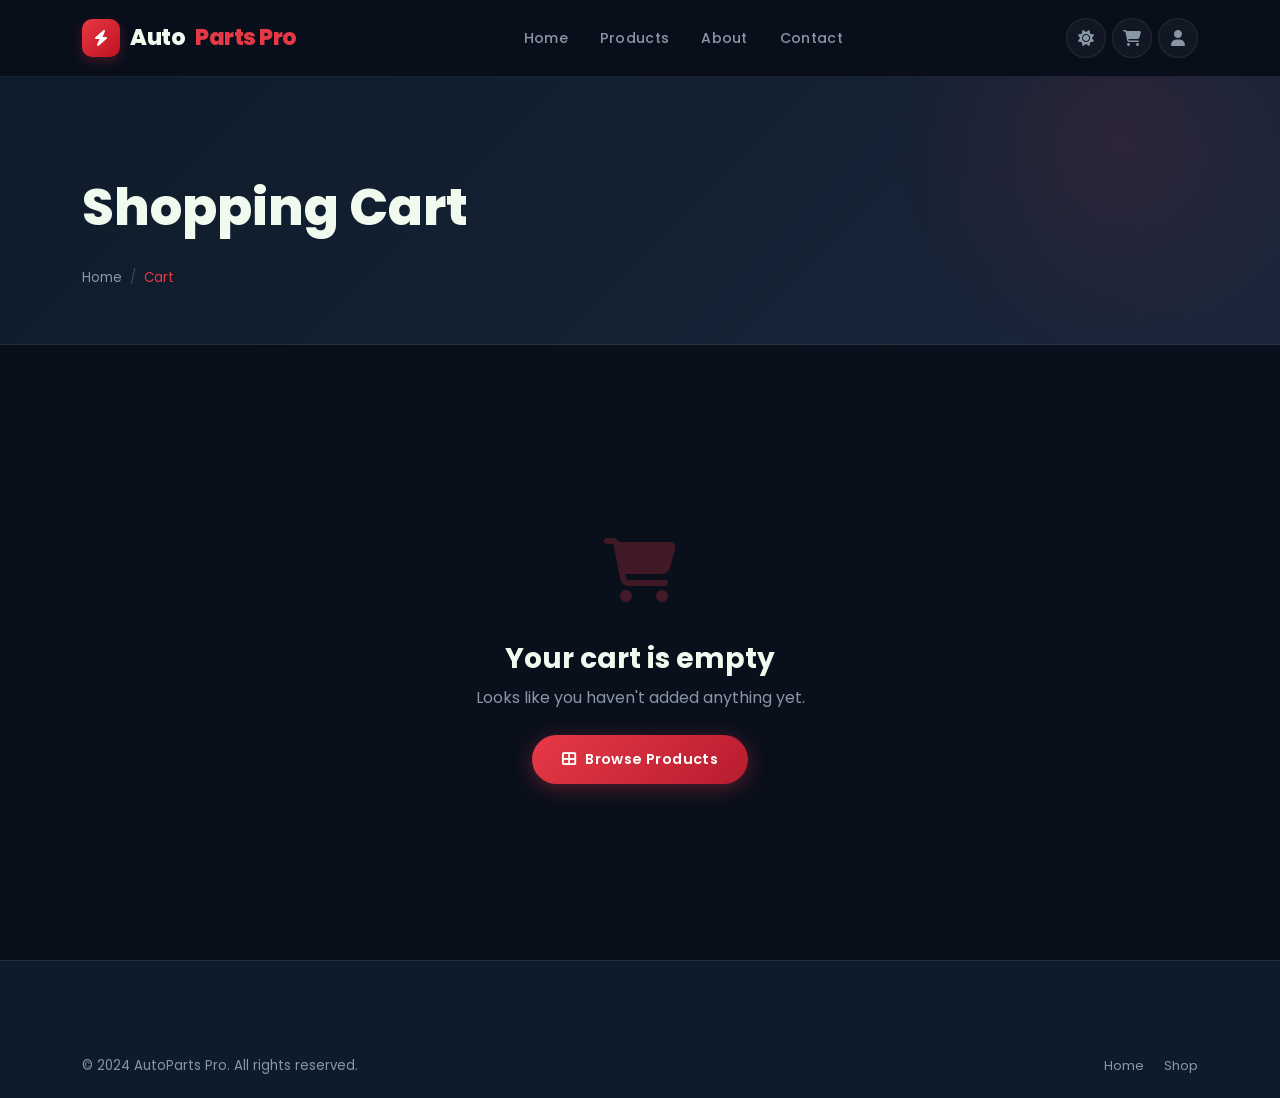
<file: cart.html>
<!DOCTYPE html>
<html lang="en" data-theme="">
<head>
  <meta charset="UTF-8"/>
  <meta name="viewport" content="width=device-width, initial-scale=1.0"/>
  <meta name="description" content="Your AutoParts Pro shopping cart. Review items, update quantities and proceed to checkout."/>
  <title>My Cart – AutoParts Pro</title>
  <link rel="icon" href="data:image/svg+xml,<svg xmlns='http://www.w3.org/2000/svg' viewBox='0 0 100 100'><text y='.9em' font-size='90'>⚡</text></svg>"/>
  <link rel="stylesheet" href="https://cdn.jsdelivr.net/npm/bootstrap@5.3.0/dist/css/bootstrap.min.css"/>
  <link rel="stylesheet" href="https://cdnjs.cloudflare.com/ajax/libs/font-awesome/6.4.0/css/all.min.css"/>
  <link rel="stylesheet" href="https://unpkg.com/aos@2.3.1/dist/aos.css"/>
  <link rel="stylesheet" href="assets/css/style.css"/>
</head>
<body>

<div id="page-loader">
  <div class="loader-inner"><div class="loader-ring"></div><div class="loader-logo">AutoParts Pro</div></div>
</div>

<nav class="navbar navbar-expand-lg sticky-top">
  <div class="container">
    <a class="navbar-brand" href="index.html">
      <div class="brand-icon"><i class="fas fa-bolt"></i></div>Auto<span class="brand-pro">Parts Pro</span>
    </a>
    <button class="navbar-toggler" type="button" data-bs-toggle="collapse" data-bs-target="#navMenu">
      <i class="fas fa-bars" style="color:var(--text-muted)"></i>
    </button>
    <div class="collapse navbar-collapse" id="navMenu">
      <ul class="navbar-nav mx-auto gap-1">
        <li class="nav-item"><a class="nav-link" href="index.html">Home</a></li>
        <li class="nav-item"><a class="nav-link" href="products.html">Products</a></li>
        <li class="nav-item"><a class="nav-link" href="about.html">About</a></li>
        <li class="nav-item"><a class="nav-link" href="contact.html">Contact</a></li>
      </ul>
      <div class="nav-icons">
        <button class="nav-icon-btn" onclick="toggleTheme()"><i class="fas fa-sun theme-icon"></i></button>
        <a href="cart.html" class="nav-icon-btn">
          <i class="fas fa-shopping-cart"></i>
          <span class="cart-badge cart-count-badge" style="display:none">0</span>
        </a>
        <a href="login.html" class="nav-icon-btn"><i class="fas fa-user"></i></a>
      </div>
    </div>
  </div>
</nav>

<div class="page-header">
  <div class="container">
    <div class="page-header-title" data-aos="fade-right">Shopping Cart</div>
    <nav class="breadcrumb-nav">
      <a href="index.html">Home</a><span class="sep">/</span><span class="current">Cart</span>
    </nav>
  </div>
</div>

<section class="section-pad" style="background:var(--background)">
  <div class="container">

    <!-- Empty Cart Message -->
    <div id="cart-empty" class="empty-cart" style="display:none" data-aos="fade-up">
      <div class="empty-cart-icon"><i class="fas fa-shopping-cart"></i></div>
      <h3 style="color:var(--text-light);font-weight:700;margin-bottom:10px">Your cart is empty</h3>
      <p style="color:var(--text-muted);margin-bottom:24px">Looks like you haven't added anything yet.</p>
      <a href="products.html" class="btn-accent"><i class="fas fa-th-large"></i> Browse Products</a>
    </div>

    <!-- Cart Main -->
    <div id="cart-main" style="display:none">
      <div class="row gy-4">
        <div class="col-lg-8" data-aos="fade-right">
          <!-- Cart Header -->
          <div class="d-flex justify-content-between align-items-center mb-3">
            <h5 style="color:var(--text-light);font-weight:700;margin:0">
              Cart Items <span id="cart-item-count" style="color:var(--text-muted);font-weight:400;font-size:0.9rem"></span>
            </h5>
            <button class="btn-ghost py-2 px-3" style="font-size:0.82rem" onclick="clearCartAll()">
              <i class="fas fa-trash-alt"></i> Clear Cart
            </button>
          </div>

          <!-- Desktop Header -->
          <div class="cart-list">
            <div class="cart-list-header d-none d-md-grid">
              <span>Product</span><span>Price</span><span>Quantity</span><span>Total</span><span></span>
            </div>
            <div id="cart-items-container"><!-- populated by cart.js --></div>
          </div>

          <div class="d-flex gap-3 mt-4 flex-wrap">
            <a href="products.html" class="btn-ghost"><i class="fas fa-arrow-left"></i> Continue Shopping</a>
          </div>
        </div>

        <!-- ORDER SUMMARY -->
        <div class="col-lg-4" data-aos="fade-left">
          <div class="order-summary">
            <h5 style="color:var(--text-light);font-weight:700;margin-bottom:20px">Order Summary</h5>
            <div class="summary-line"><span>Subtotal</span><span class="summary-val" id="summary-subtotal">—</span></div>
            <div class="summary-line"><span>Shipping</span><span class="summary-val" id="summary-shipping">—</span></div>
            <div class="summary-line"><span>GST (18%)</span><span class="summary-val" id="summary-gst">—</span></div>
            <div class="summary-line grand"><span>Total</span><span class="val" id="summary-total">—</span></div>

            <div style="background:rgba(34,197,94,0.08);border:1px solid rgba(34,197,94,0.2);border-radius:8px;padding:10px 14px;margin:16px 0;font-size:0.82rem;color:#22c55e;display:flex;align-items:center;gap:8px">
              <i class="fas fa-truck"></i> Free shipping on orders above ₹5,000!
            </div>

            <a href="checkout.html" class="btn-accent btn-full mt-2" style="text-decoration:none;justify-content:center">
              <i class="fas fa-lock"></i> Proceed to Checkout
            </a>
            <div style="text-align:center;margin-top:14px;font-size:0.78rem;color:var(--text-muted)">
              <i class="fas fa-shield-alt" style="color:var(--accent)"></i> Secure 256-bit SSL Checkout
            </div>

            <!-- Payment Badges -->
            <div style="display:flex;justify-content:center;gap:10px;margin-top:16px;font-size:1.6rem;color:var(--text-muted)">
              <i class="fab fa-cc-visa"></i>
              <i class="fab fa-cc-mastercard"></i>
              <i class="fab fa-cc-paypal"></i>
              <i class="fab fa-google-pay"></i>
            </div>
          </div>
        </div>
      </div>
    </div>

  </div>
</section>

<footer class="footer">
  <div class="container">
    <div class="footer-bottom" style="margin-top:0;border-top:none">
      <div class="footer-bottom-text">© 2024 AutoParts Pro. All rights reserved.</div>
      <div class="footer-bottom-text">
        <a href="index.html" style="color:var(--text-muted);font-size:0.82rem;margin-right:16px">Home</a>
        <a href="products.html" style="color:var(--text-muted);font-size:0.82rem">Shop</a>
      </div>
    </div>
  </div>
</footer>

<button class="scroll-top" id="scroll-top-btn"><i class="fas fa-chevron-up"></i></button>
<div id="toast-container" class="toast-container"></div>

<script src="https://cdn.jsdelivr.net/npm/bootstrap@5.3.0/dist/js/bootstrap.bundle.min.js"></script>
<script src="https://unpkg.com/aos@2.3.1/dist/aos.js"></script>
<script src="assets/js/cart.js"></script>
<script src="assets/js/auth.js"></script>
<script src="assets/js/app.js"></script>
<script>
document.addEventListener('DOMContentLoaded', () => {
  // Show/hide cart sections handled by cart.js renderCartPage()
  // Additional: show item count label
  const items = Cart.getCart();
  const label = document.getElementById('cart-item-count');
  if (label) label.textContent = `(${items.length} item${items.length !== 1 ? 's' : ''})`;
});
</script>
</body>
</html>
</file>
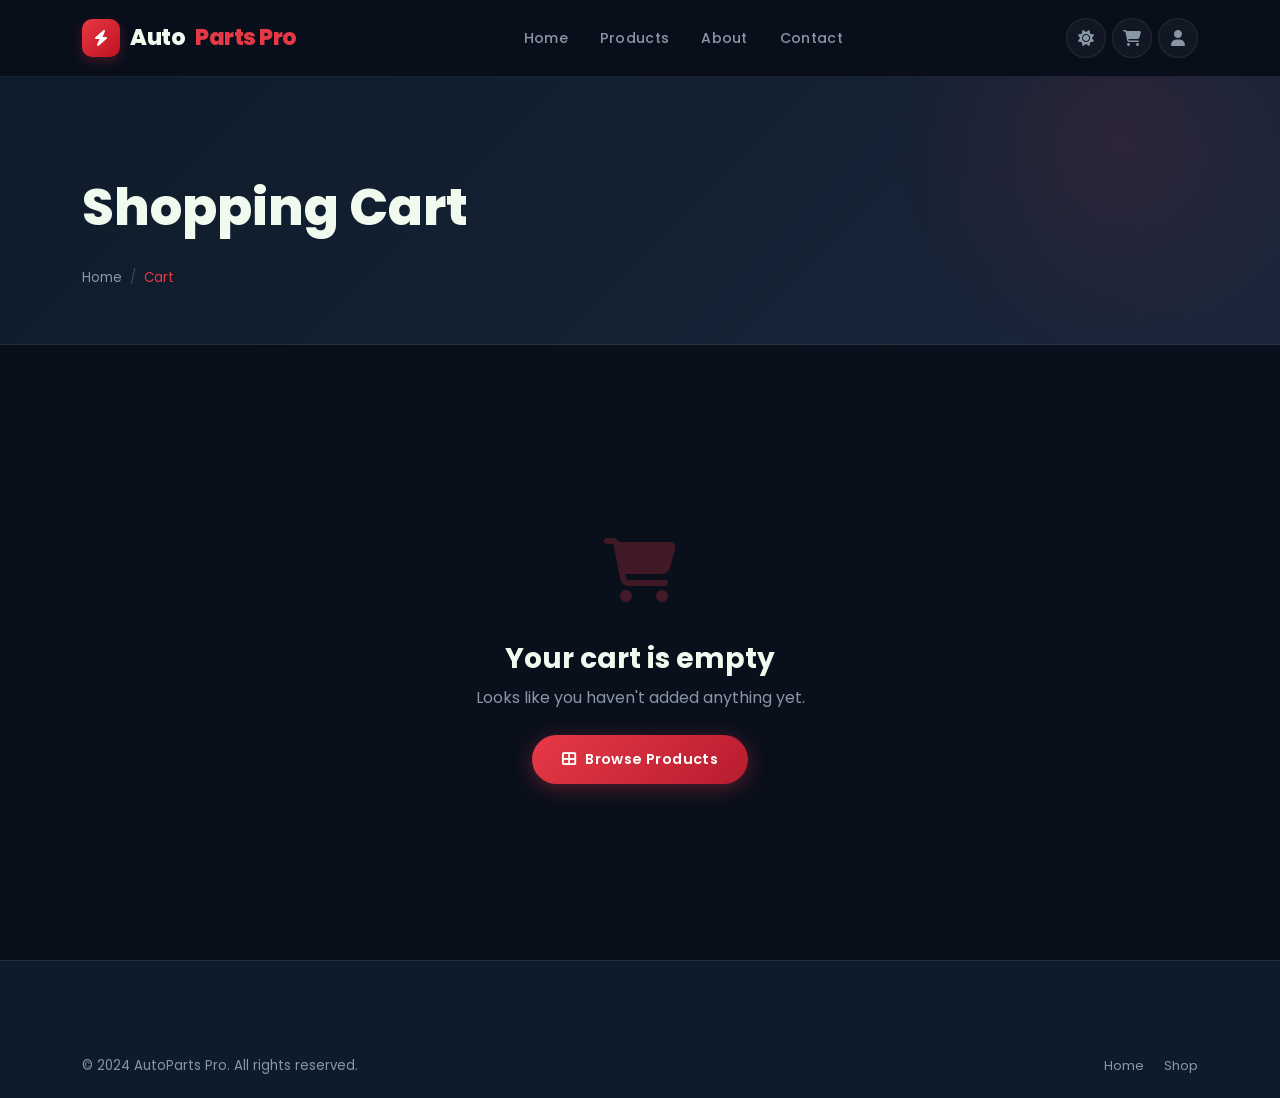
<file: checkout.html>
<!DOCTYPE html>
<html lang="en" data-theme="">
<head>
  <meta charset="UTF-8"/>
  <meta name="viewport" content="width=device-width, initial-scale=1.0"/>
  <meta name="description" content="Checkout securely at AutoParts Pro. Enter your shipping details and proceed to payment."/>
  <title>Checkout – AutoParts Pro</title>
  <link rel="icon" href="data:image/svg+xml,<svg xmlns='http://www.w3.org/2000/svg' viewBox='0 0 100 100'><text y='.9em' font-size='90'>⚡</text></svg>"/>
  <link rel="stylesheet" href="https://cdn.jsdelivr.net/npm/bootstrap@5.3.0/dist/css/bootstrap.min.css"/>
  <link rel="stylesheet" href="https://cdnjs.cloudflare.com/ajax/libs/font-awesome/6.4.0/css/all.min.css"/>
  <link rel="stylesheet" href="https://unpkg.com/aos@2.3.1/dist/aos.css"/>
  <link rel="stylesheet" href="assets/css/style.css"/>
</head>
<body>

<div id="page-loader">
  <div class="loader-inner"><div class="loader-ring"></div><div class="loader-logo">AutoParts Pro</div></div>
</div>

<nav class="navbar navbar-expand-lg sticky-top">
  <div class="container">
    <a class="navbar-brand" href="index.html">
      <div class="brand-icon"><i class="fas fa-bolt"></i></div>Auto<span class="brand-pro">Parts Pro</span>
    </a>
    <div class="nav-icons ms-auto">
      <button class="nav-icon-btn" onclick="toggleTheme()"><i class="fas fa-sun theme-icon"></i></button>
      <a href="cart.html" class="nav-icon-btn">
        <i class="fas fa-shopping-cart"></i>
        <span class="cart-badge cart-count-badge" style="display:none">0</span>
      </a>
    </div>
  </div>
</nav>

<div class="page-header">
  <div class="container">
    <div class="page-header-title" data-aos="fade-right">Checkout</div>
    <nav class="breadcrumb-nav">
      <a href="index.html">Home</a><span class="sep">/</span>
      <a href="cart.html">Cart</a><span class="sep">/</span>
      <span class="current">Checkout</span>
    </nav>
  </div>
</div>

<section class="section-pad" style="background:var(--background)">
  <div class="container">

    <!-- STEPS -->
    <div class="checkout-steps mb-5" data-aos="fade-up">
      <div class="cstep">
        <div style="display:flex;flex-direction:column;align-items:center">
          <div class="cstep-circle done"><i class="fas fa-check"></i></div>
          <div class="cstep-label">Cart</div>
        </div>
        <div class="cstep-line"></div>
      </div>
      <div class="cstep">
        <div style="display:flex;flex-direction:column;align-items:center">
          <div class="cstep-circle done">2</div>
          <div class="cstep-label">Shipping</div>
        </div>
        <div class="cstep-line" style="background:var(--border)"></div>
      </div>
      <div class="cstep">
        <div style="display:flex;flex-direction:column;align-items:center">
          <div class="cstep-circle inactive">3</div>
          <div class="cstep-label">Payment</div>
        </div>
      </div>
    </div>

    <div class="row gy-5">
      <!-- SHIPPING FORM -->
      <div class="col-lg-7" data-aos="fade-right">
        <form id="checkout-form" novalidate>
          <!-- Contact -->
          <div class="form-card mb-4">
            <div class="form-section-title"><i class="fas fa-user-circle"></i> Contact Information</div>
            <div class="row gy-3">
              <div class="col-sm-6 form-group mb-0">
                <label class="form-lbl" for="co-fname">First Name *</label>
                <input class="form-ctrl" type="text" id="co-fname" placeholder="John" required/>
                <div class="error-msg" id="co-fname-err" style="display:none"></div>
              </div>
              <div class="col-sm-6 form-group mb-0">
                <label class="form-lbl" for="co-lname">Last Name *</label>
                <input class="form-ctrl" type="text" id="co-lname" placeholder="Doe" required/>
                <div class="error-msg" id="co-lname-err" style="display:none"></div>
              </div>
              <div class="col-sm-6 form-group mb-0">
                <label class="form-lbl" for="co-email">Email *</label>
                <input class="form-ctrl" type="email" id="co-email" placeholder="you@example.com" required/>
                <div class="error-msg" id="co-email-err" style="display:none"></div>
              </div>
              <div class="col-sm-6 form-group mb-0">
                <label class="form-lbl" for="co-phone">Phone *</label>
                <input class="form-ctrl" type="tel" id="co-phone" placeholder="10-digit mobile" required/>
                <div class="error-msg" id="co-phone-err" style="display:none"></div>
              </div>
            </div>
          </div>

          <!-- Shipping Address -->
          <div class="form-card mb-4">
            <div class="form-section-title"><i class="fas fa-map-marker-alt"></i> Shipping Address</div>
            <div class="row gy-3">
              <div class="col-12 form-group mb-0">
                <label class="form-lbl" for="co-address">Street Address *</label>
                <input class="form-ctrl" type="text" id="co-address" placeholder="123, Street Name, Area" required/>
                <div class="error-msg" id="co-address-err" style="display:none"></div>
              </div>
              <div class="col-sm-6 form-group mb-0">
                <label class="form-lbl" for="co-city">City *</label>
                <input class="form-ctrl" type="text" id="co-city" placeholder="Mumbai" required/>
                <div class="error-msg" id="co-city-err" style="display:none"></div>
              </div>
              <div class="col-sm-6 form-group mb-0">
                <label class="form-lbl" for="co-state">State *</label>
                <select class="form-ctrl" id="co-state" required>
                  <option value="">Select State</option>
                  <option>Maharashtra</option><option>Karnataka</option><option>Tamil Nadu</option>
                  <option>Delhi</option><option>Gujarat</option><option>Rajasthan</option>
                  <option>West Bengal</option><option>Telangana</option><option>Kerala</option>
                  <option>Punjab</option>
                </select>
                <div class="error-msg" id="co-state-err" style="display:none"></div>
              </div>
              <div class="col-sm-6 form-group mb-0">
                <label class="form-lbl" for="co-zip">PIN Code *</label>
                <input class="form-ctrl" type="text" id="co-zip" placeholder="400001" maxlength="6" required/>
                <div class="error-msg" id="co-zip-err" style="display:none"></div>
              </div>
              <div class="col-sm-6 form-group mb-0">
                <label class="form-lbl" for="co-country">Country</label>
                <input class="form-ctrl" type="text" id="co-country" value="India" readonly/>
              </div>
            </div>
          </div>

          <!-- Delivery Note -->
          <div class="form-card mb-4">
            <div class="form-section-title"><i class="fas fa-sticky-note"></i> Delivery Note (Optional)</div>
            <textarea class="form-ctrl" id="co-note" placeholder="Special instructions for delivery…" rows="3"></textarea>
          </div>

          <button type="submit" class="btn-accent btn-full" style="font-size:1rem;padding:16px">
            <i class="fas fa-lock"></i> Proceed to Payment
          </button>
        </form>
      </div>

      <!-- ORDER SUMMARY -->
      <div class="col-lg-5" data-aos="fade-left">
        <div class="order-summary" style="position:sticky;top:80px">
          <h5 style="color:var(--text-light);font-weight:700;margin-bottom:18px">Order Summary</h5>
          <div id="checkout-order-items"><!-- populated by cart.js --></div>
          <div style="border-top:1px solid var(--border);margin-top:14px;padding-top:10px">
            <div class="summary-line"><span>Subtotal</span><span class="summary-val" id="co-subtotal">—</span></div>
            <div class="summary-line"><span>Shipping</span><span class="summary-val" id="co-shipping">—</span></div>
            <div class="summary-line"><span>GST (18%)</span><span class="summary-val" id="co-gst">—</span></div>
            <div class="summary-line grand"><span>Total</span><span class="val" id="co-total">—</span></div>
          </div>
          <!-- Trust badges -->
          <div style="display:flex;gap:12px;margin-top:20px;padding-top:16px;border-top:1px solid var(--border)">
            <div style="text-align:center;flex:1;font-size:0.78rem;color:var(--text-muted)">
              <i class="fas fa-lock" style="color:var(--accent);display:block;font-size:1.2rem;margin-bottom:4px"></i>Secure Payment
            </div>
            <div style="text-align:center;flex:1;font-size:0.78rem;color:var(--text-muted)">
              <i class="fas fa-undo" style="color:var(--accent);display:block;font-size:1.2rem;margin-bottom:4px"></i>30-Day Return
            </div>
            <div style="text-align:center;flex:1;font-size:0.78rem;color:var(--text-muted)">
              <i class="fas fa-shipping-fast" style="color:var(--accent);display:block;font-size:1.2rem;margin-bottom:4px"></i>Fast Delivery
            </div>
          </div>
        </div>
      </div>
    </div>
  </div>
</section>

<div id="toast-container" class="toast-container"></div>

<script src="https://cdn.jsdelivr.net/npm/bootstrap@5.3.0/dist/js/bootstrap.bundle.min.js"></script>
<script src="https://unpkg.com/aos@2.3.1/dist/aos.js"></script>
<script src="assets/js/cart.js"></script>
<script src="assets/js/auth.js"></script>
<script src="assets/js/app.js"></script>
<script>
function validateCheckout() {
  const get = id => document.getElementById(id);
  const setErr = (id, msg) => { const el = get(id); if (el) { el.textContent = msg; el.style.display = msg ? 'flex' : 'none'; } };
  let valid = true;

  const fields = [
    { id: 'co-fname', errId: 'co-fname-err', label: 'First name', min: 2 },
    { id: 'co-lname', errId: 'co-lname-err', label: 'Last name',  min: 2 },
    { id: 'co-address', errId: 'co-address-err', label: 'Address', min: 6 },
    { id: 'co-city', errId: 'co-city-err',  label: 'City', min: 2 },
  ];

  fields.forEach(f => {
    const val = get(f.id)?.value.trim();
    if (!val || val.length < f.min) { setErr(f.errId, `${f.label} is required.`); valid = false; }
    else setErr(f.errId, '');
  });

  const email = get('co-email')?.value.trim();
  if (!/^[^\s@]+@[^\s@]+\.[^\s@]+$/.test(email)) { setErr('co-email-err', 'Valid email required.'); valid = false; }
  else setErr('co-email-err', '');

  const phone = get('co-phone')?.value.trim();
  if (!/^[6-9]\d{9}$/.test(phone)) { setErr('co-phone-err', 'Valid 10-digit phone required.'); valid = false; }
  else setErr('co-phone-err', '');

  const state = get('co-state')?.value;
  if (!state) { setErr('co-state-err', 'Please select a state.'); valid = false; }
  else setErr('co-state-err', '');

  const zip = get('co-zip')?.value.trim();
  if (!/^\d{6}$/.test(zip)) { setErr('co-zip-err', 'Valid 6-digit PIN code required.'); valid = false; }
  else setErr('co-zip-err', '');

  return valid;
}

document.getElementById('checkout-form').addEventListener('submit', function(e) {
  e.preventDefault();
  if (validateCheckout()) {
    showToast('Shipping details saved! Redirecting…', 'success');
    // Save shipping details
    const shipping = {
      name: `${document.getElementById('co-fname').value} ${document.getElementById('co-lname').value}`,
      email: document.getElementById('co-email').value,
      phone: document.getElementById('co-phone').value,
      address: document.getElementById('co-address').value,
      city: document.getElementById('co-city').value,
      state: document.getElementById('co-state').value,
      zip: document.getElementById('co-zip').value,
    };
    localStorage.setItem('ap_shipping', JSON.stringify(shipping));
    setTimeout(() => window.location.href = 'payment.html', 1000);
  } else {
    showToast('Please fix the errors above.', 'error');
  }
});
</script>
</body>
</html>
</file>
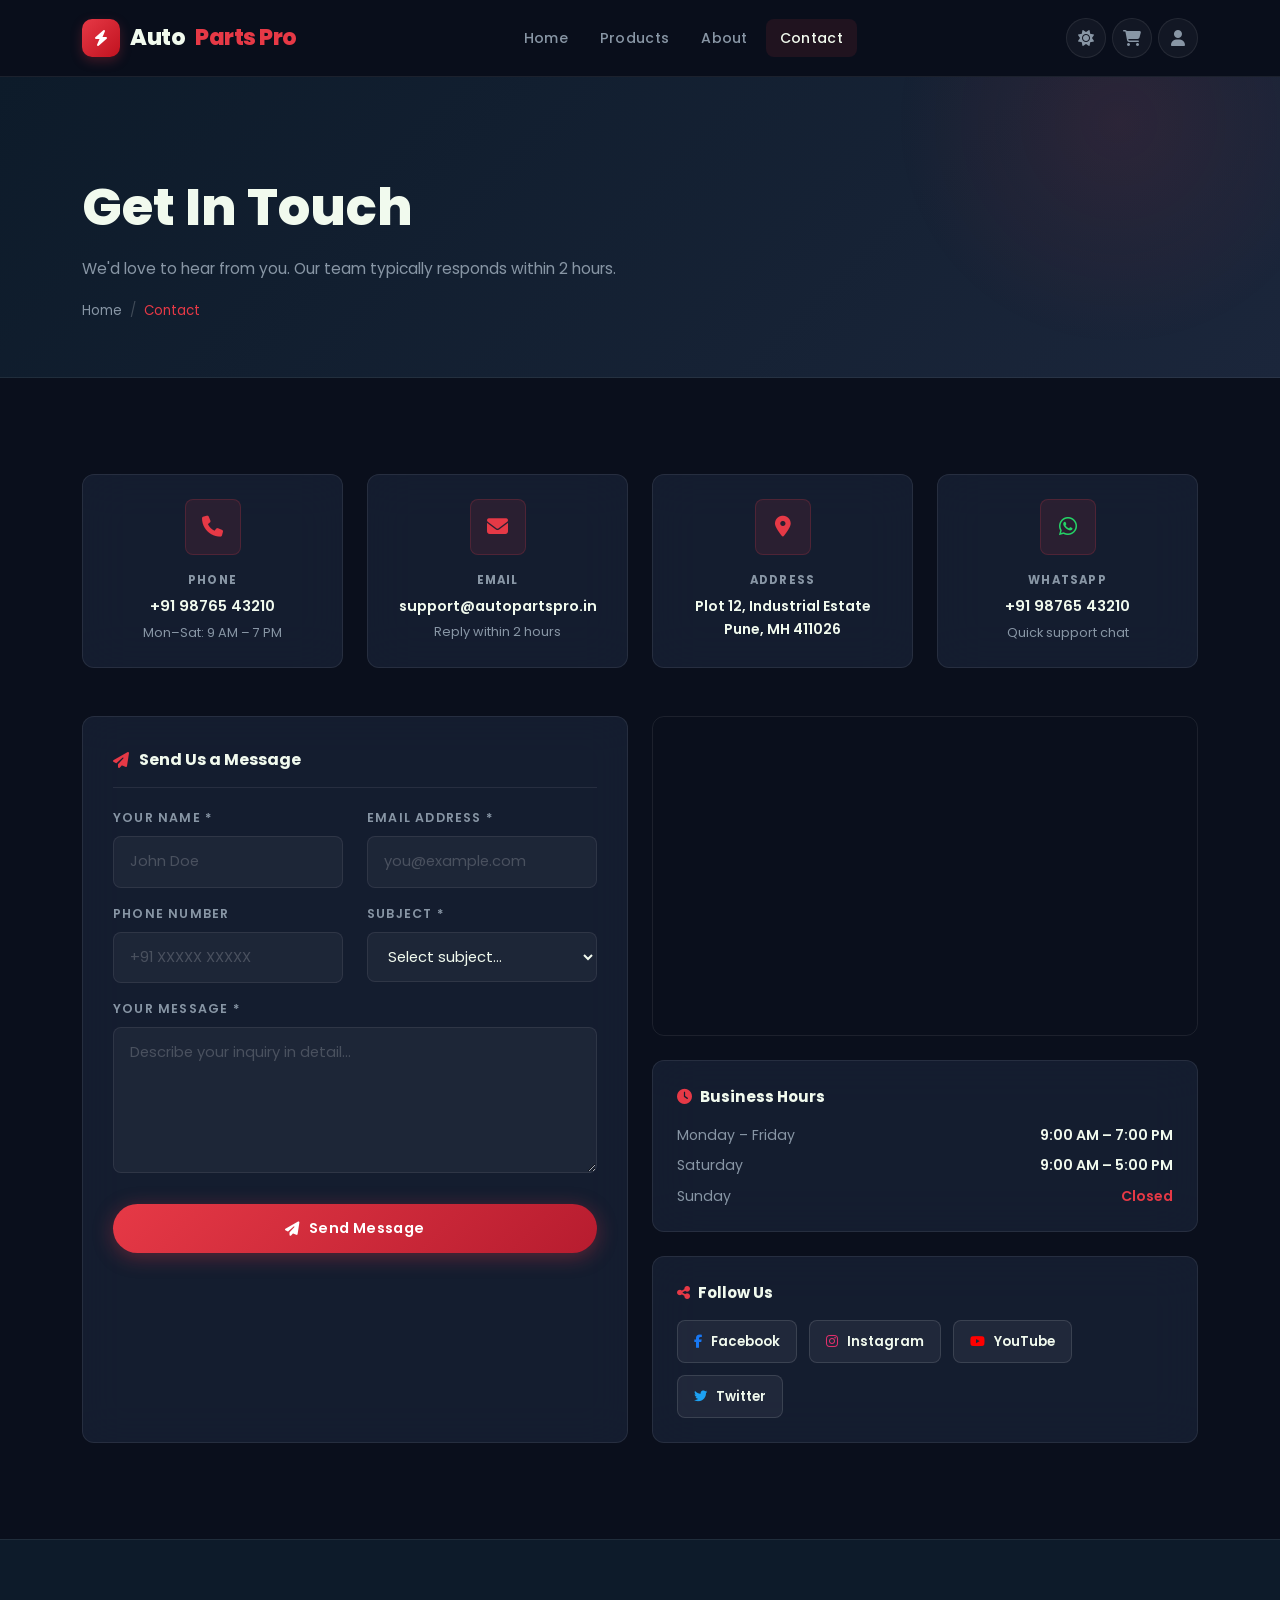
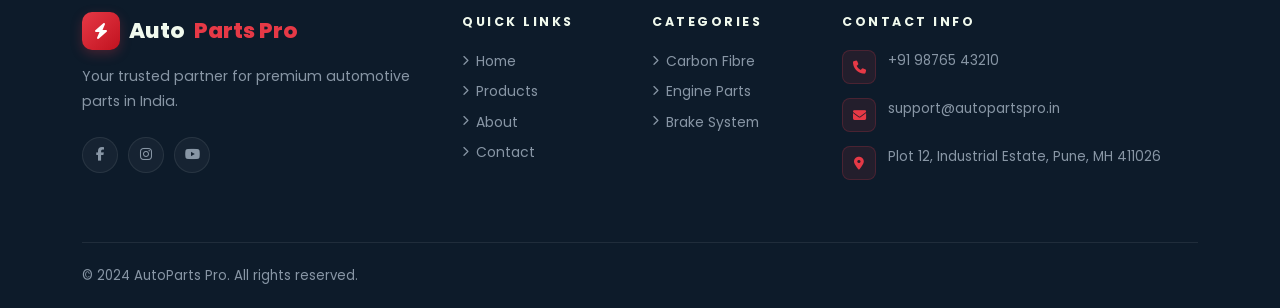
<file: contact.html>
<!DOCTYPE html>
<html lang="en" data-theme="">
<head>
  <meta charset="UTF-8"/>
  <meta name="viewport" content="width=device-width, initial-scale=1.0"/>
  <meta name="description" content="Get in touch with AutoParts Pro. Contact us for orders, technical support, or business inquiries."/>
  <title>Contact Us – AutoParts Pro</title>
  <link rel="icon" href="data:image/svg+xml,<svg xmlns='http://www.w3.org/2000/svg' viewBox='0 0 100 100'><text y='.9em' font-size='90'>⚡</text></svg>"/>
  <link rel="stylesheet" href="https://cdn.jsdelivr.net/npm/bootstrap@5.3.0/dist/css/bootstrap.min.css"/>
  <link rel="stylesheet" href="https://cdnjs.cloudflare.com/ajax/libs/font-awesome/6.4.0/css/all.min.css"/>
  <link rel="stylesheet" href="https://unpkg.com/aos@2.3.1/dist/aos.css"/>
  <link rel="stylesheet" href="assets/css/style.css"/>
</head>
<body>

<div id="page-loader">
  <div class="loader-inner"><div class="loader-ring"></div><div class="loader-logo">AutoParts Pro</div></div>
</div>

<nav class="navbar navbar-expand-lg sticky-top">
  <div class="container">
    <a class="navbar-brand" href="index.html">
      <div class="brand-icon"><i class="fas fa-bolt"></i></div>Auto<span class="brand-pro">Parts Pro</span>
    </a>
    <button class="navbar-toggler" type="button" data-bs-toggle="collapse" data-bs-target="#navMenu">
      <i class="fas fa-bars" style="color:var(--text-muted)"></i>
    </button>
    <div class="collapse navbar-collapse" id="navMenu">
      <ul class="navbar-nav mx-auto gap-1">
        <li class="nav-item"><a class="nav-link" href="index.html">Home</a></li>
        <li class="nav-item"><a class="nav-link" href="products.html">Products</a></li>
        <li class="nav-item"><a class="nav-link" href="about.html">About</a></li>
        <li class="nav-item"><a class="nav-link active" href="contact.html">Contact</a></li>
      </ul>
      <div class="nav-icons">
        <button class="nav-icon-btn" onclick="toggleTheme()"><i class="fas fa-sun theme-icon"></i></button>
        <a href="cart.html" class="nav-icon-btn">
          <i class="fas fa-shopping-cart"></i>
          <span class="cart-badge cart-count-badge" style="display:none">0</span>
        </a>
        <a href="login.html" class="nav-icon-btn"><i class="fas fa-user"></i></a>
      </div>
    </div>
  </div>
</nav>

<div class="page-header">
  <div class="container">
    <div class="page-header-title" data-aos="fade-right">Get In Touch</div>
    <div class="page-header-sub">We'd love to hear from you. Our team typically responds within 2 hours.</div>
    <nav class="breadcrumb-nav">
      <a href="index.html">Home</a><span class="sep">/</span><span class="current">Contact</span>
    </nav>
  </div>
</div>

<section class="section-pad" style="background:var(--background)">
  <div class="container">

    <!-- Contact Info Cards -->
    <div class="row gy-4 mb-5">
      <div class="col-sm-6 col-lg-3" data-aos="fade-up" data-aos-delay="0">
        <div class="glass-card p-4 text-center h-100">
          <div class="contact-icon-wrap mx-auto mb-3" style="width:56px;height:56px">
            <i class="fas fa-phone fa-lg"></i>
          </div>
          <div class="contact-label" style="font-size:0.72rem;text-align:center;margin-bottom:6px">Phone</div>
          <div style="color:var(--text-light);font-weight:600;font-size:0.92rem">+91 98765 43210</div>
          <div style="color:var(--text-muted);font-size:0.8rem;margin-top:4px">Mon–Sat: 9 AM – 7 PM</div>
        </div>
      </div>
      <div class="col-sm-6 col-lg-3" data-aos="fade-up" data-aos-delay="100">
        <div class="glass-card p-4 text-center h-100">
          <div class="contact-icon-wrap mx-auto mb-3" style="width:56px;height:56px">
            <i class="fas fa-envelope fa-lg"></i>
          </div>
          <div class="contact-label" style="font-size:0.72rem;text-align:center;margin-bottom:6px">Email</div>
          <div style="color:var(--text-light);font-weight:600;font-size:0.9rem">support@autopartspro.in</div>
          <div style="color:var(--text-muted);font-size:0.8rem;margin-top:4px">Reply within 2 hours</div>
        </div>
      </div>
      <div class="col-sm-6 col-lg-3" data-aos="fade-up" data-aos-delay="200">
        <div class="glass-card p-4 text-center h-100">
          <div class="contact-icon-wrap mx-auto mb-3" style="width:56px;height:56px">
            <i class="fas fa-map-marker-alt fa-lg"></i>
          </div>
          <div class="contact-label" style="font-size:0.72rem;text-align:center;margin-bottom:6px">Address</div>
          <div style="color:var(--text-light);font-weight:600;font-size:0.88rem">Plot 12, Industrial Estate<br>Pune, MH 411026</div>
        </div>
      </div>
      <div class="col-sm-6 col-lg-3" data-aos="fade-up" data-aos-delay="300">
        <div class="glass-card p-4 text-center h-100">
          <div class="contact-icon-wrap mx-auto mb-3" style="width:56px;height:56px">
            <i class="fab fa-whatsapp fa-lg" style="color:#25D366"></i>
          </div>
          <div class="contact-label" style="font-size:0.72rem;text-align:center;margin-bottom:6px">WhatsApp</div>
          <div style="color:var(--text-light);font-weight:600;font-size:0.92rem">+91 98765 43210</div>
          <div style="color:var(--text-muted);font-size:0.8rem;margin-top:4px">Quick support chat</div>
        </div>
      </div>
    </div>

    <!-- Contact Form & Map -->
    <div class="row gy-5">
      <!-- CONTACT FORM -->
      <div class="col-lg-6" data-aos="fade-right">
        <div class="form-card h-100">
          <div class="form-section-title"><i class="fas fa-paper-plane"></i> Send Us a Message</div>

          <form id="contact-form" novalidate>
            <div class="row gy-3">
              <div class="col-sm-6 form-group mb-0">
                <label class="form-lbl" for="ct-name">Your Name *</label>
                <input class="form-ctrl" type="text" id="ct-name" placeholder="John Doe" required/>
                <div class="error-msg" id="ct-name-err" style="display:none"></div>
              </div>
              <div class="col-sm-6 form-group mb-0">
                <label class="form-lbl" for="ct-email">Email Address *</label>
                <input class="form-ctrl" type="email" id="ct-email" placeholder="you@example.com" required/>
                <div class="error-msg" id="ct-email-err" style="display:none"></div>
              </div>
              <div class="col-sm-6 form-group mb-0">
                <label class="form-lbl" for="ct-phone">Phone Number</label>
                <input class="form-ctrl" type="tel" id="ct-phone" placeholder="+91 XXXXX XXXXX"/>
              </div>
              <div class="col-sm-6 form-group mb-0">
                <label class="form-lbl" for="ct-subject">Subject *</label>
                <select class="form-ctrl" id="ct-subject" required>
                  <option value="">Select subject...</option>
                  <option>Order Inquiry</option>
                  <option>Technical Support</option>
                  <option>Return / Refund</option>
                  <option>Bulk / B2B Order</option>
                  <option>Product Availability</option>
                  <option>Partnership</option>
                  <option>Other</option>
                </select>
                <div class="error-msg" id="ct-subject-err" style="display:none"></div>
              </div>
              <div class="col-12 form-group mb-0">
                <label class="form-lbl" for="ct-message">Your Message *</label>
                <textarea class="form-ctrl" id="ct-message" placeholder="Describe your inquiry in detail…" rows="5" required></textarea>
                <div class="error-msg" id="ct-message-err" style="display:none"></div>
              </div>
            </div>
            <button type="submit" class="btn-accent btn-full mt-4">
              <i class="fas fa-paper-plane"></i> Send Message
            </button>
          </form>

          <!-- Success State -->
          <div id="contact-success" style="display:none;text-align:center;padding:40px 20px">
            <div style="width:72px;height:72px;background:rgba(34,197,94,0.1);border:2px solid #22c55e;border-radius:50%;display:flex;align-items:center;justify-content:center;font-size:1.8rem;color:#22c55e;margin:0 auto 20px;animation:popIn 0.5s ease">
              <i class="fas fa-check"></i>
            </div>
            <h5 style="color:var(--text-light);font-weight:700;margin-bottom:8px">Message Sent!</h5>
            <p style="color:var(--text-muted);font-size:0.9rem">Thank you for reaching out. Our team will get back to you within 2 hours during business hours.</p>
            <button class="btn-ghost mt-3" onclick="resetContactForm()"><i class="fas fa-redo"></i> Send Another</button>
          </div>

        </div>
      </div>

      <!-- MAP & EXTRA INFO -->
      <div class="col-lg-6" data-aos="fade-left">
        <!-- Map -->
        <div class="map-wrap mb-4">
          <iframe
            src="https://www.google.com/maps/embed?pb=!1m18!1m12!1m3!1d242116.57682038786!2d73.72305456462219!3d18.524764938752413!2m3!1f0!2f0!3f0!3m2!1i1024!2i768!4f13.1!3m3!1m2!1s0x3bc2bf2e67461101%3A0x828d43bf9d9ee343!2sPune%2C%20Maharashtra!5e0!3m2!1sen!2sin!4v1700000000000"
            allowfullscreen="" loading="lazy" referrerpolicy="no-referrer-when-downgrade"
            title="AutoParts Pro Location - Pune, Maharashtra">
          </iframe>
        </div>

        <!-- Business Hours -->
        <div class="glass-card p-4 mb-4">
          <div style="font-weight:700;color:var(--text-light);margin-bottom:14px;font-size:0.95rem">
            <i class="fas fa-clock" style="color:var(--accent);margin-right:8px"></i>Business Hours
          </div>
          <div style="display:flex;flex-direction:column;gap:8px">
            <div style="display:flex;justify-content:space-between;font-size:0.88rem">
              <span style="color:var(--text-muted)">Monday – Friday</span>
              <span style="color:var(--text-light);font-weight:600">9:00 AM – 7:00 PM</span>
            </div>
            <div style="display:flex;justify-content:space-between;font-size:0.88rem">
              <span style="color:var(--text-muted)">Saturday</span>
              <span style="color:var(--text-light);font-weight:600">9:00 AM – 5:00 PM</span>
            </div>
            <div style="display:flex;justify-content:space-between;font-size:0.88rem">
              <span style="color:var(--text-muted)">Sunday</span>
              <span style="color:var(--accent);font-weight:600">Closed</span>
            </div>
          </div>
        </div>

        <!-- Social Links -->
        <div class="glass-card p-4">
          <div style="font-weight:700;color:var(--text-light);margin-bottom:14px;font-size:0.95rem">
            <i class="fas fa-share-alt" style="color:var(--accent);margin-right:8px"></i>Follow Us
          </div>
          <div style="display:flex;gap:12px;flex-wrap:wrap">
            <a href="#" class="btn-ghost" style="padding:10px 16px;font-size:0.83rem;border-radius:var(--radius-sm)">
              <i class="fab fa-facebook-f" style="color:#1877f2"></i> Facebook
            </a>
            <a href="#" class="btn-ghost" style="padding:10px 16px;font-size:0.83rem;border-radius:var(--radius-sm)">
              <i class="fab fa-instagram" style="color:#e1306c"></i> Instagram
            </a>
            <a href="#" class="btn-ghost" style="padding:10px 16px;font-size:0.83rem;border-radius:var(--radius-sm)">
              <i class="fab fa-youtube" style="color:#ff0000"></i> YouTube
            </a>
            <a href="#" class="btn-ghost" style="padding:10px 16px;font-size:0.83rem;border-radius:var(--radius-sm)">
              <i class="fab fa-twitter" style="color:#1da1f2"></i> Twitter
            </a>
          </div>
        </div>
      </div>
    </div>
  </div>
</section>

<!-- FOOTER -->
<footer class="footer">
  <div class="container">
    <div class="row gy-5">
      <div class="col-lg-4">
        <div class="footer-brand"><div class="brand-icon"><i class="fas fa-bolt"></i></div>Auto<span class="red">Parts Pro</span></div>
        <p class="footer-desc">Your trusted partner for premium automotive parts in India.</p>
        <div class="footer-socials">
          <a href="#" class="social-btn"><i class="fab fa-facebook-f"></i></a>
          <a href="#" class="social-btn"><i class="fab fa-instagram"></i></a>
          <a href="#" class="social-btn"><i class="fab fa-youtube"></i></a>
        </div>
      </div>
      <div class="col-sm-6 col-lg-2">
        <div class="footer-heading">Quick Links</div>
        <ul class="footer-links">
          <li><a href="index.html"><i class="fas fa-chevron-right fa-xs"></i> Home</a></li>
          <li><a href="products.html"><i class="fas fa-chevron-right fa-xs"></i> Products</a></li>
          <li><a href="about.html"><i class="fas fa-chevron-right fa-xs"></i> About</a></li>
          <li><a href="contact.html"><i class="fas fa-chevron-right fa-xs"></i> Contact</a></li>
        </ul>
      </div>
      <div class="col-sm-6 col-lg-2">
        <div class="footer-heading">Categories</div>
        <ul class="footer-links">
          <li><a href="products.html?cat=Carbon+Fibre"><i class="fas fa-chevron-right fa-xs"></i> Carbon Fibre</a></li>
          <li><a href="products.html?cat=Engine+Parts"><i class="fas fa-chevron-right fa-xs"></i> Engine Parts</a></li>
          <li><a href="products.html?cat=Brake+System"><i class="fas fa-chevron-right fa-xs"></i> Brake System</a></li>
        </ul>
      </div>
      <div class="col-lg-4">
        <div class="footer-heading">Contact Info</div>
        <div class="footer-contact-item">
          <div class="footer-contact-icon"><i class="fas fa-phone"></i></div>
          <div class="footer-contact-text">+91 98765 43210</div>
        </div>
        <div class="footer-contact-item">
          <div class="footer-contact-icon"><i class="fas fa-envelope"></i></div>
          <div class="footer-contact-text">support@autopartspro.in</div>
        </div>
        <div class="footer-contact-item">
          <div class="footer-contact-icon"><i class="fas fa-map-marker-alt"></i></div>
          <div class="footer-contact-text">Plot 12, Industrial Estate, Pune, MH 411026</div>
        </div>
      </div>
    </div>
    <div class="footer-bottom">
      <div class="footer-bottom-text">© 2024 AutoParts Pro. All rights reserved.</div>
    </div>
  </div>
</footer>

<button class="scroll-top" id="scroll-top-btn"><i class="fas fa-chevron-up"></i></button>
<div id="toast-container" class="toast-container"></div>

<script src="https://cdn.jsdelivr.net/npm/bootstrap@5.3.0/dist/js/bootstrap.bundle.min.js"></script>
<script src="https://unpkg.com/aos@2.3.1/dist/aos.js"></script>
<script src="assets/js/cart.js"></script>
<script src="assets/js/auth.js"></script>
<script src="assets/js/app.js"></script>
<script>
function resetContactForm() {
  document.getElementById('contact-form').reset();
  document.getElementById('contact-form').style.display = '';
  document.getElementById('contact-success').style.display = 'none';
  document.querySelectorAll('.error-msg').forEach(e => { e.textContent=''; e.style.display='none'; });
}

document.getElementById('contact-form').addEventListener('submit', function(e) {
  e.preventDefault();
  const setErr = (id, msg) => { const el = document.getElementById(id); if(el){ el.textContent=msg; el.style.display=msg?'flex':'none'; } };
  let valid = true;

  const name = document.getElementById('ct-name').value.trim();
  if (name.length < 2) { setErr('ct-name-err', 'Please enter your full name.'); valid=false; } else setErr('ct-name-err','');

  const email = document.getElementById('ct-email').value.trim();
  if (!/^[^\s@]+@[^\s@]+\.[^\s@]+$/.test(email)) { setErr('ct-email-err', 'Enter a valid email address.'); valid=false; } else setErr('ct-email-err','');

  const subject = document.getElementById('ct-subject').value;
  if (!subject) { setErr('ct-subject-err', 'Please select a subject.'); valid=false; } else setErr('ct-subject-err','');

  const message = document.getElementById('ct-message').value.trim();
  if (message.length < 15) { setErr('ct-message-err', 'Message must be at least 15 characters.'); valid=false; } else setErr('ct-message-err','');

  if (!valid) { showToast('Please fix the errors above.', 'error'); return; }

  showToast('Sending your message…', 'info');
  setTimeout(() => {
    document.getElementById('contact-form').style.display = 'none';
    document.getElementById('contact-success').style.display = '';
    showToast('Message sent successfully!', 'success');
  }, 1200);
});
</script>
</body>
</html>
</file>
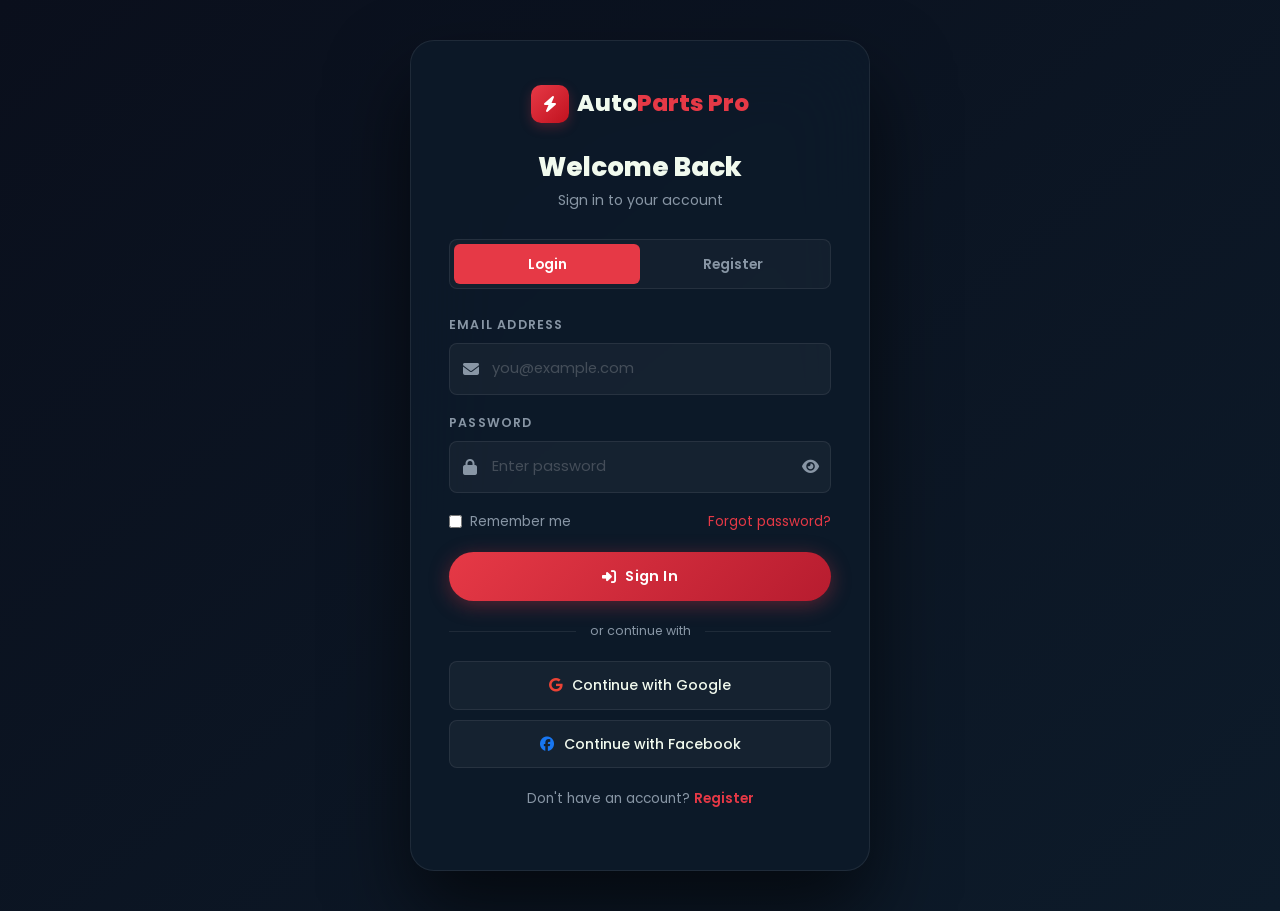
<file: login.html>
<!DOCTYPE html>
<html lang="en" data-theme="">
<head>
  <meta charset="UTF-8"/>
  <meta name="viewport" content="width=device-width, initial-scale=1.0"/>
  <meta name="description" content="Sign in or create your AutoParts Pro account to access orders, wishlists, and more."/>
  <title>Login / Register – AutoParts Pro</title>
  <link rel="icon" href="data:image/svg+xml,<svg xmlns='http://www.w3.org/2000/svg' viewBox='0 0 100 100'><text y='.9em' font-size='90'>⚡</text></svg>"/>
  <link rel="stylesheet" href="https://cdn.jsdelivr.net/npm/bootstrap@5.3.0/dist/css/bootstrap.min.css"/>
  <link rel="stylesheet" href="https://cdnjs.cloudflare.com/ajax/libs/font-awesome/6.4.0/css/all.min.css"/>
  <link rel="stylesheet" href="assets/css/style.css"/>
</head>
<body>

<div id="page-loader">
  <div class="loader-inner"><div class="loader-ring"></div><div class="loader-logo">AutoParts Pro</div></div>
</div>

<div class="auth-wrap">
  <div class="auth-card" data-aos="fade-up">
    <!-- Logo -->
    <div class="auth-logo">
      <div style="margin-bottom:6px;display:flex;align-items:center;justify-content:center;gap:8px">
        <div class="brand-icon"><i class="fas fa-bolt"></i></div>
        <div class="auth-logo-txt">Auto<span class="red">Parts Pro</span></div>
      </div>
    </div>

    <!-- Title -->
    <h2 class="auth-title" id="auth-title">Welcome Back</h2>
    <p class="auth-subtitle" id="auth-subtitle">Sign in to your account</p>

    <!-- Tabs -->
    <div class="auth-tabs">
      <div class="auth-tab active" id="tab-login" onclick="showTab('login')">Login</div>
      <div class="auth-tab" id="tab-register" onclick="showTab('register')">Register</div>
    </div>

    <!-- LOGIN FORM -->
    <form id="login-form" novalidate>
      <div class="form-group">
        <label class="form-lbl" for="login-email">Email Address</label>
        <div style="position:relative">
          <i class="fas fa-envelope" style="position:absolute;left:14px;top:50%;transform:translateY(-50%);color:var(--text-muted)"></i>
          <input class="form-ctrl" type="email" id="login-email" placeholder="you@example.com" style="padding-left:42px" required/>
        </div>
        <div class="error-msg" id="login-email-err" style="display:none"></div>
      </div>
      <div class="form-group">
        <label class="form-lbl" for="login-password">Password</label>
        <div class="pw-wrap">
          <i class="fas fa-lock" style="position:absolute;left:14px;top:50%;transform:translateY(-50%);color:var(--text-muted)"></i>
          <input class="form-ctrl" type="password" id="login-password" placeholder="Enter password" style="padding-left:42px;padding-right:44px" required/>
          <button type="button" class="pw-toggle" onclick="togglePw('login-password', this)"><i class="fas fa-eye"></i></button>
        </div>
        <div class="error-msg" id="login-pw-err" style="display:none"></div>
      </div>
      <div class="d-flex justify-content-between align-items-center mb-3">
        <label style="display:flex;align-items:center;gap:8px;cursor:pointer;font-size:0.85rem;color:var(--text-muted)">
          <input type="checkbox" style="accent-color:var(--accent)"> Remember me
        </label>
        <a href="#" style="font-size:0.84rem;color:var(--accent)">Forgot password?</a>
      </div>
      <div class="error-msg" id="login-general-err" style="display:none"></div>
      <button type="submit" class="btn-accent btn-full" style="margin-top:4px">
        <i class="fas fa-sign-in-alt"></i> Sign In
      </button>

      <div class="divider"><span>or continue with</span></div>
      <button type="button" class="social-auth-btn" onclick="showToast('Google login coming soon!','info')">
        <i class="fab fa-google" style="color:#ea4335"></i> Continue with Google
      </button>
      <button type="button" class="social-auth-btn" onclick="showToast('Facebook login coming soon!','info')">
        <i class="fab fa-facebook" style="color:#1877f2"></i> Continue with Facebook
      </button>

      <p style="text-align:center;margin-top:20px;font-size:0.85rem;color:var(--text-muted)">
        Don't have an account?
        <a href="#" onclick="showTab('register')" style="color:var(--accent);font-weight:600">Register</a>
      </p>
    </form>

    <!-- REGISTER FORM -->
    <form id="register-form" style="display:none" novalidate>
      <div class="row gy-2">
        <div class="col-12 form-group">
          <label class="form-lbl" for="reg-name">Full Name</label>
          <input class="form-ctrl" type="text" id="reg-name" placeholder="John Doe" required/>
          <div class="error-msg" id="reg-name-err" style="display:none"></div>
        </div>
        <div class="col-12 form-group">
          <label class="form-lbl" for="reg-email">Email Address</label>
          <input class="form-ctrl" type="email" id="reg-email" placeholder="you@example.com" required/>
          <div class="error-msg" id="reg-email-err" style="display:none"></div>
        </div>
        <div class="col-12 form-group">
          <label class="form-lbl" for="reg-phone">Phone (Optional)</label>
          <input class="form-ctrl" type="tel" id="reg-phone" placeholder="10-digit mobile number"/>
          <div class="error-msg" id="reg-phone-err" style="display:none"></div>
        </div>
        <div class="col-12 form-group">
          <label class="form-lbl" for="reg-password">Password</label>
          <div class="pw-wrap">
            <input class="form-ctrl" type="password" id="reg-password" placeholder="Min 6 characters" style="padding-right:44px" required/>
            <button type="button" class="pw-toggle" onclick="togglePw('reg-password', this)"><i class="fas fa-eye"></i></button>
          </div>
          <div class="error-msg" id="reg-pw-err" style="display:none"></div>
        </div>
        <div class="col-12 form-group">
          <label class="form-lbl" for="reg-confirm">Confirm Password</label>
          <div class="pw-wrap">
            <input class="form-ctrl" type="password" id="reg-confirm" placeholder="Re-enter password" style="padding-right:44px" required/>
            <button type="button" class="pw-toggle" onclick="togglePw('reg-confirm', this)"><i class="fas fa-eye"></i></button>
          </div>
          <div class="error-msg" id="reg-confirm-err" style="display:none"></div>
        </div>
      </div>
      <div style="margin:14px 0;font-size:0.8rem;color:var(--text-muted)">
        By registering you agree to our
        <a href="#" style="color:var(--accent)">Terms & Conditions</a> and
        <a href="#" style="color:var(--accent)">Privacy Policy</a>.
      </div>
      <button type="submit" class="btn-accent btn-full">
        <i class="fas fa-user-plus"></i> Create Account
      </button>
      <p style="text-align:center;margin-top:18px;font-size:0.85rem;color:var(--text-muted)">
        Already have an account?
        <a href="#" onclick="showTab('login')" style="color:var(--accent);font-weight:600">Sign In</a>
      </p>
    </form>
  </div>
</div>

<div id="toast-container" class="toast-container"></div>

<script src="https://cdn.jsdelivr.net/npm/bootstrap@5.3.0/dist/js/bootstrap.bundle.min.js"></script>
<script src="assets/js/cart.js"></script>
<script src="assets/js/auth.js"></script>
<script src="assets/js/app.js"></script>
</body>
</html>
</file>
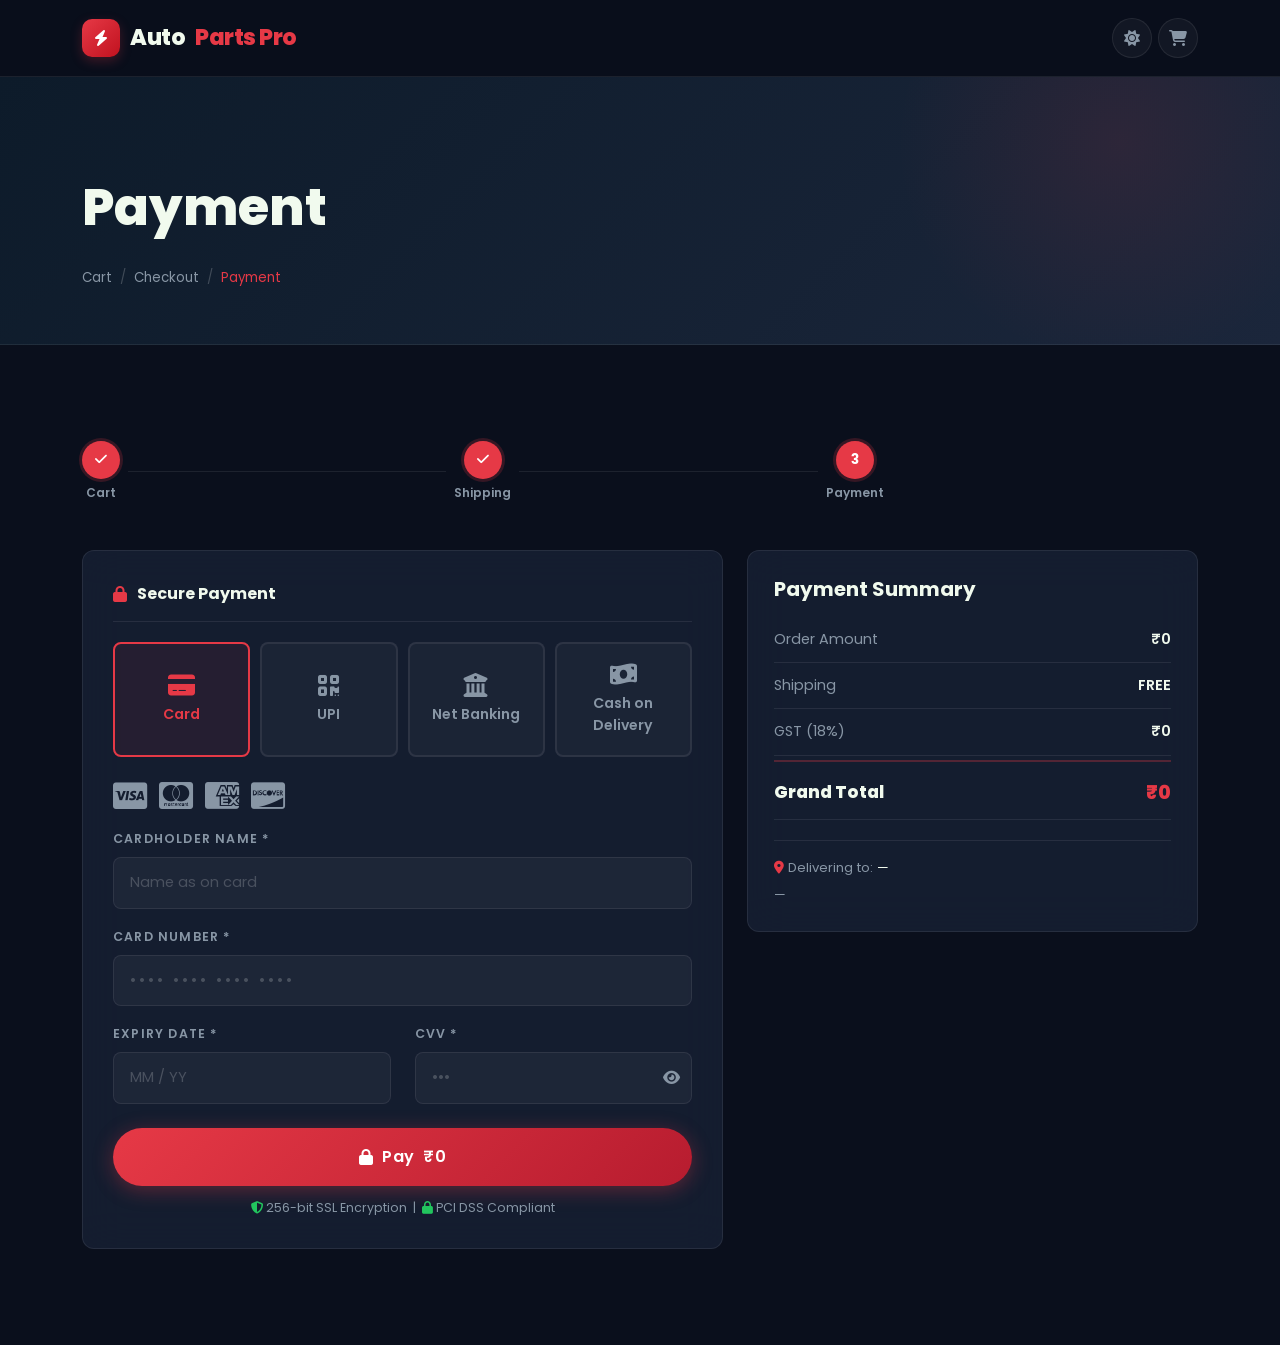
<file: payment.html>
<!DOCTYPE html>
<html lang="en" data-theme="">
<head>
  <meta charset="UTF-8"/>
  <meta name="viewport" content="width=device-width, initial-scale=1.0"/>
  <meta name="description" content="Complete your AutoParts Pro purchase with Card or UPI payment. Secure and fast checkout."/>
  <title>Payment – AutoParts Pro</title>
  <link rel="icon" href="data:image/svg+xml,<svg xmlns='http://www.w3.org/2000/svg' viewBox='0 0 100 100'><text y='.9em' font-size='90'>⚡</text></svg>"/>
  <link rel="stylesheet" href="https://cdn.jsdelivr.net/npm/bootstrap@5.3.0/dist/css/bootstrap.min.css"/>
  <link rel="stylesheet" href="https://cdnjs.cloudflare.com/ajax/libs/font-awesome/6.4.0/css/all.min.css"/>
  <link rel="stylesheet" href="assets/css/style.css"/>
  <style>
    .card-input { letter-spacing: 3px; }
    .processing-overlay {
      position:fixed;inset:0;background:rgba(10,15,28,0.88);
      display:flex;align-items:center;justify-content:center;
      z-index:9999;backdrop-filter:blur(8px);
      flex-direction:column;gap:20px;
    }
    .processing-ring { width:70px;height:70px;border:4px solid rgba(230,57,70,0.2);border-top-color:var(--accent);border-radius:50%;animation:spin 0.8s linear infinite; }
    .processing-text { color:var(--text-light);font-size:1rem;font-weight:600; }
  </style>
</head>
<body>

<div id="page-loader">
  <div class="loader-inner"><div class="loader-ring"></div><div class="loader-logo">AutoParts Pro</div></div>
</div>

<nav class="navbar navbar-expand-lg sticky-top">
  <div class="container">
    <a class="navbar-brand" href="index.html">
      <div class="brand-icon"><i class="fas fa-bolt"></i></div>Auto<span class="brand-pro">Parts Pro</span>
    </a>
    <div class="nav-icons ms-auto">
      <button class="nav-icon-btn" onclick="toggleTheme()"><i class="fas fa-sun theme-icon"></i></button>
      <a href="cart.html" class="nav-icon-btn">
        <i class="fas fa-shopping-cart"></i>
        <span class="cart-badge cart-count-badge" style="display:none">0</span>
      </a>
    </div>
  </div>
</nav>

<div class="page-header">
  <div class="container">
    <div class="page-header-title">Payment</div>
    <nav class="breadcrumb-nav">
      <a href="cart.html">Cart</a><span class="sep">/</span>
      <a href="checkout.html">Checkout</a><span class="sep">/</span>
      <span class="current">Payment</span>
    </nav>
  </div>
</div>

<section class="section-pad" style="background:var(--background)">
  <div class="container">

    <!-- PAYMENT SCREEN -->
    <div id="payment-screen">

      <!-- STEPS -->
      <div class="checkout-steps mb-5">
        <div class="cstep">
          <div style="display:flex;flex-direction:column;align-items:center">
            <div class="cstep-circle done"><i class="fas fa-check"></i></div>
            <div class="cstep-label">Cart</div>
          </div>
          <div class="cstep-line"></div>
        </div>
        <div class="cstep">
          <div style="display:flex;flex-direction:column;align-items:center">
            <div class="cstep-circle done"><i class="fas fa-check"></i></div>
            <div class="cstep-label">Shipping</div>
          </div>
          <div class="cstep-line"></div>
        </div>
        <div class="cstep">
          <div style="display:flex;flex-direction:column;align-items:center">
            <div class="cstep-circle done">3</div>
            <div class="cstep-label">Payment</div>
          </div>
        </div>
      </div>

      <div class="row gy-5">
        <!-- PAYMENT FORM -->
        <div class="col-lg-7">
          <div class="form-card">
            <div class="form-section-title"><i class="fas fa-lock"></i> Secure Payment</div>

            <!-- Payment Method Tabs -->
            <div class="payment-methods mb-4">
              <button class="pay-method-btn active" id="pm-card" onclick="switchPayMethod('card')">
                <i class="fas fa-credit-card"></i> Card
              </button>
              <button class="pay-method-btn" id="pm-upi" onclick="switchPayMethod('upi')">
                <i class="fas fa-qrcode"></i> UPI
              </button>
              <button class="pay-method-btn" id="pm-netbank" onclick="switchPayMethod('netbank')">
                <i class="fas fa-university"></i> Net Banking
              </button>
              <button class="pay-method-btn" id="pm-cod" onclick="switchPayMethod('cod')">
                <i class="fas fa-money-bill-wave"></i> Cash on Delivery
              </button>
            </div>

            <!-- Card Form -->
            <div id="card-form">
              <!-- Card brand icons -->
              <div style="display:flex;gap:12px;margin-bottom:18px;font-size:1.9rem;color:var(--text-muted)">
                <i class="fab fa-cc-visa" title="Visa"></i>
                <i class="fab fa-cc-mastercard" title="Mastercard"></i>
                <i class="fab fa-cc-amex" title="Amex"></i>
                <i class="fab fa-cc-discover" title="Discover"></i>
              </div>
              <div class="form-group">
                <label class="form-lbl" for="card-name">Cardholder Name *</label>
                <input class="form-ctrl" type="text" id="card-name" placeholder="Name as on card" required/>
                <div class="error-msg" id="card-name-err" style="display:none"></div>
              </div>
              <div class="form-group">
                <label class="form-lbl" for="card-number">Card Number *</label>
                <input class="form-ctrl card-input" type="text" id="card-number" placeholder="•••• •••• •••• ••••" maxlength="19" required/>
                <div class="error-msg" id="card-number-err" style="display:none"></div>
              </div>
              <div class="row gy-3">
                <div class="col-sm-6 form-group mb-0">
                  <label class="form-lbl" for="card-expiry">Expiry Date *</label>
                  <input class="form-ctrl" type="text" id="card-expiry" placeholder="MM / YY" maxlength="7" required/>
                  <div class="error-msg" id="card-expiry-err" style="display:none"></div>
                </div>
                <div class="col-sm-6 form-group mb-0">
                  <label class="form-lbl" for="card-cvv">CVV *</label>
                  <div class="pw-wrap">
                    <input class="form-ctrl" type="password" id="card-cvv" placeholder="•••" maxlength="4" required/>
                    <button type="button" class="pw-toggle" onclick="togglePw('card-cvv',this)"><i class="fas fa-eye"></i></button>
                  </div>
                  <div class="error-msg" id="card-cvv-err" style="display:none"></div>
                </div>
              </div>
            </div>

            <!-- UPI Form -->
            <div id="upi-form" style="display:none">
              <div class="form-group">
                <label class="form-lbl" for="upi-id">UPI ID *</label>
                <input class="form-ctrl" type="text" id="upi-id" placeholder="yourname@upi"/>
                <div class="error-msg" id="upi-id-err" style="display:none"></div>
              </div>
              <div style="background:rgba(255,255,255,0.03);border:1px solid var(--border);border-radius:var(--radius-sm);padding:20px;text-align:center;margin-top:10px">
                <i class="fas fa-qrcode" style="font-size:4rem;color:var(--text-muted);display:block;margin-bottom:10px"></i>
                <div style="font-size:0.85rem;color:var(--text-muted)">Or scan QR code with your UPI app</div>
              </div>
            </div>

            <!-- Net Banking -->
            <div id="netbank-form" style="display:none">
              <div class="form-group">
                <label class="form-lbl" for="bank-select">Select Your Bank *</label>
                <select class="form-ctrl" id="bank-select">
                  <option value="">Choose bank...</option>
                  <option>SBI</option><option>HDFC Bank</option><option>ICICI Bank</option>
                  <option>Axis Bank</option><option>Kotak Mahindra</option><option>Punjab National Bank</option>
                </select>
                <div class="error-msg" id="bank-err" style="display:none"></div>
              </div>
            </div>

            <!-- COD Form -->
            <div id="cod-form" style="display:none">
              <div style="background:rgba(34,197,94,0.08);border:1px solid rgba(34,197,94,0.2);border-radius:var(--radius-sm);padding:20px;text-align:center">
                <i class="fas fa-money-bill-wave" style="font-size:2.5rem;color:#22c55e;margin-bottom:14px;display:block"></i>
                <div style="font-size:0.95rem;color:var(--text-light);font-weight:600;margin-bottom:6px">Cash on Delivery Selected</div>
                <div style="font-size:0.85rem;color:var(--text-muted)">Pay in cash when your order arrives. COD charges: ₹49</div>
              </div>
            </div>

            <!-- Pay Button -->
            <button class="btn-accent btn-full mt-4" id="pay-btn" onclick="processPayment()" style="font-size:1rem;padding:16px">
              <i class="fas fa-lock"></i> Pay <span id="pay-amount">Now</span>
            </button>

            <div style="text-align:center;margin-top:12px;font-size:0.78rem;color:var(--text-muted)">
              <i class="fas fa-shield-alt" style="color:#22c55e"></i> 256-bit SSL Encryption &nbsp;|&nbsp;
              <i class="fas fa-lock" style="color:#22c55e"></i> PCI DSS Compliant
            </div>
          </div>
        </div>

        <!-- AMOUNT SUMMARY -->
        <div class="col-lg-5">
          <div class="order-summary mb-4" style="position:sticky;top:80px">
            <h5 style="color:var(--text-light);font-weight:700;margin-bottom:16px">Payment Summary</h5>
            <div class="summary-line"><span>Order Amount</span><span class="summary-val" id="pay-subtotal">—</span></div>
            <div class="summary-line"><span>Shipping</span><span class="summary-val" id="pay-shipping">—</span></div>
            <div class="summary-line"><span>GST (18%)</span><span class="summary-val" id="pay-gst">—</span></div>
            <div class="summary-line grand"><span>Grand Total</span><span class="val" id="pay-total">—</span></div>

            <div style="margin-top:20px;padding-top:16px;border-top:1px solid var(--border)">
              <div style="font-size:0.82rem;color:var(--text-muted);margin-bottom:6px">
                <i class="fas fa-map-marker-alt" style="color:var(--accent)"></i>
                Delivering to: <span id="pay-ship-name" style="color:var(--text-light)">—</span>
              </div>
              <div style="font-size:0.82rem;color:var(--text-muted)" id="pay-ship-address">—</div>
            </div>
          </div>
        </div>
      </div>
    </div>

    <!-- SUCCESS SCREEN -->
    <div id="success-screen" style="display:none">
      <div class="form-card">
        <div class="success-screen">
          <div class="success-icon"><i class="fas fa-check"></i></div>
          <h2 class="success-title">Payment Successful!</h2>
          <p class="success-sub">Thank you for your order. We've received your payment and are preparing your shipment.</p>
          <div class="order-ref"><i class="fas fa-receipt"></i> Order ID: <span id="order-id">APR-000000</span></div>
          <div style="font-size:0.9rem;color:var(--text-muted);margin-bottom:32px">A confirmation email has been sent to your registered address.</div>
          <div class="d-flex gap-3 justify-content-center flex-wrap">
            <a href="index.html" class="btn-accent"><i class="fas fa-home"></i> Back to Home</a>
            <a href="products.html" class="btn-ghost"><i class="fas fa-shopping-bag"></i> Continue Shopping</a>
          </div>

          <div style="margin-top:40px;padding:20px;background:rgba(255,255,255,0.03);border:1px solid var(--border);border-radius:var(--radius-sm);font-size:0.85rem;color:var(--text-muted)">
            <div style="font-weight:700;color:var(--text-light);margin-bottom:8px"><i class="fas fa-shipping-fast" style="color:var(--accent);margin-right:8px"></i>Delivery Info</div>
            Estimated delivery: <strong style="color:var(--text-light)">3–5 business days</strong><br>
            Tracking number will be sent via SMS &amp; email once dispatched.
          </div>
        </div>
      </div>
    </div>

  </div>
</section>

<div id="toast-container" class="toast-container"></div>

<script src="https://cdn.jsdelivr.net/npm/bootstrap@5.3.0/dist/js/bootstrap.bundle.min.js"></script>
<script src="assets/js/cart.js"></script>
<script src="assets/js/auth.js"></script>
<script src="assets/js/app.js"></script>
<script>
let currentMethod = 'card';

function switchPayMethod(method) {
  currentMethod = method;
  ['card','upi','netbank','cod'].forEach(m => {
    document.getElementById(`${m}-form`).style.display = m === method ? '' : 'none';
    document.getElementById(`pm-${m}`).classList.toggle('active', m === method);
  });
}

function processPayment() {
  if (!validatePayment()) return;

  // Show processing overlay
  const overlay = document.createElement('div');
  overlay.className = 'processing-overlay';
  overlay.innerHTML = `<div class="processing-ring"></div><div class="processing-text">Processing payment…</div>`;
  document.body.appendChild(overlay);

  setTimeout(() => {
    overlay.remove();
    Cart.clear();
    updateCartCount();

    // Generate order ID
    const orderId = 'APR-' + Math.random().toString(36).substring(2,8).toUpperCase();
    document.getElementById('order-id').textContent = orderId;

    document.getElementById('payment-screen').style.display = 'none';
    document.getElementById('success-screen').style.display = '';

    showToast('Payment successful! Order confirmed.', 'success');
    window.scrollTo({ top: 0, behavior: 'smooth' });
  }, 2800);
}

function validatePayment() {
  const setErr = (id, msg) => { const el = document.getElementById(id); if (el) { el.textContent = msg; el.style.display = msg ? 'flex' : 'none'; } };
  let valid = true;

  if (currentMethod === 'card') {
    const name = document.getElementById('card-name').value.trim();
    const num  = document.getElementById('card-number').value.replace(/\s/g,'');
    const exp  = document.getElementById('card-expiry').value.trim();
    const cvv  = document.getElementById('card-cvv').value.trim();

    if (name.length < 2) { setErr('card-name-err', 'Cardholder name required.'); valid = false; } else setErr('card-name-err','');
    if (!/^\d{15,16}$/.test(num)) { setErr('card-number-err', 'Enter a valid 15–16 digit card number.'); valid = false; } else setErr('card-number-err','');
    if (!/^(0[1-9]|1[0-2])\s*\/\s*\d{2}$/.test(exp)) { setErr('card-expiry-err', 'Enter expiry as MM/YY.'); valid = false; } else setErr('card-expiry-err','');
    if (!/^\d{3,4}$/.test(cvv)) { setErr('card-cvv-err', 'Enter a valid CVV.'); valid = false; } else setErr('card-cvv-err','');
  }

  if (currentMethod === 'upi') {
    const upi = document.getElementById('upi-id').value.trim();
    if (!/^[\w.\-]{2,}@[a-z]{2,}$/.test(upi)) { setErr('upi-id-err', 'Enter a valid UPI ID (e.g. name@upi).'); valid = false; } else setErr('upi-id-err','');
  }

  if (currentMethod === 'netbank') {
    const bank = document.getElementById('bank-select').value;
    if (!bank) { setErr('bank-err', 'Please select your bank.'); valid = false; } else setErr('bank-err','');
  }

  return valid;
}

// Format card number input
document.addEventListener('DOMContentLoaded', () => {
  const cardNum = document.getElementById('card-number');
  if (cardNum) {
    cardNum.addEventListener('input', function() {
      let val = this.value.replace(/\D/g,'').substring(0,16);
      this.value = val.replace(/(.{4})/g,'$1 ').trim();
    });
  }
  const expiry = document.getElementById('card-expiry');
  if (expiry) {
    expiry.addEventListener('input', function() {
      let val = this.value.replace(/\D/g,'');
      if (val.length >= 2) val = val.substring(0,2) + ' / ' + val.substring(2,4);
      this.value = val;
    });
  }

  // Load totals
  document.getElementById('pay-subtotal').textContent = formatPrice(Cart.getSubtotal());
  document.getElementById('pay-shipping').textContent  = Cart.getShipping() === 0 ? 'FREE' : formatPrice(Cart.getShipping());
  document.getElementById('pay-gst').textContent       = formatPrice(Cart.getGST());
  const total = Cart.getTotal();
  document.getElementById('pay-total').textContent = formatPrice(total);
  document.getElementById('pay-amount').textContent = formatPrice(total);

  // Load shipping info
  const ship = JSON.parse(localStorage.getItem('ap_shipping') || '{}');
  if (ship.name) {
    document.getElementById('pay-ship-name').textContent = ship.name;
    document.getElementById('pay-ship-address').textContent = `${ship.address}, ${ship.city}, ${ship.state} – ${ship.zip}`;
  }
});
</script>
</body>
</html>
</file>
<file: assets/css/style.css>
/* =====================================================
   AutoParts Pro - Main Stylesheet
   Theme: Automotive Premium Dark
   ===================================================== */

/* --- Google Fonts --- */
@import url('https://fonts.googleapis.com/css2?family=Poppins:wght@300;400;500;600;700;800&family=Roboto:wght@300;400;500;700&display=swap');

/* --- CSS Variables --- */
:root {
  --primary:      #0d1b2a;
  --secondary:    #1b263b;
  --accent:       #e63946;
  --accent-dark:  #c1121f;
  --accent-glow:  rgba(230, 57, 70, 0.25);
  --background:   #0a0f1c;
  --card-bg:      rgba(27, 38, 59, 0.65);
  --text-light:   #f1faee;
  --text-muted:   #8896a5;
  --border:       rgba(255,255,255,0.08);
  --border-accent:rgba(230, 57, 70, 0.3);
  --shadow-sm:    0 2px 12px rgba(0,0,0,0.3);
  --shadow-md:    0 4px 24px rgba(0,0,0,0.4);
  --shadow-lg:    0 8px 48px rgba(0,0,0,0.55);
  --radius-sm:    8px;
  --radius-md:    12px;
  --radius-lg:    18px;
  --radius-xl:    24px;
  --transition:   all 0.3s cubic-bezier(0.4,0,0.2,1);
  --font-main:    'Poppins', sans-serif;
  --font-alt:     'Roboto', sans-serif;
}

[data-theme="light"] {
  --background:   #f0f4f8;
  --primary:      #e2e8f0;
  --secondary:    #cbd5e1;
  --card-bg:      rgba(255,255,255,0.85);
  --text-light:   #0d1b2a;
  --text-muted:   #4a5568;
  --border:       rgba(0,0,0,0.08);
}

/* --- Reset & Base --- */
*, *::before, *::after { box-sizing: border-box; margin: 0; padding: 0; }
html { scroll-behavior: smooth; font-size: 16px; }

body {
  font-family: var(--font-main);
  background-color: var(--background);
  color: var(--text-light);
  line-height: 1.6;
  overflow-x: hidden;
  transition: background-color 0.4s ease, color 0.4s ease;
}

a { text-decoration: none; color: inherit; transition: var(--transition); }
img { max-width: 100%; height: auto; }
ul { list-style: none; padding: 0; margin: 0; }
button { font-family: var(--font-main); }
select, input, textarea { font-family: var(--font-main); }

/* --- Custom Scrollbar --- */
::-webkit-scrollbar { width: 6px; }
::-webkit-scrollbar-track { background: var(--primary); }
::-webkit-scrollbar-thumb { background: var(--accent); border-radius: 3px; }

/* =====================================================
   PAGE LOADER
   ===================================================== */
#page-loader {
  position: fixed; inset: 0;
  background: var(--background);
  display: flex; align-items: center; justify-content: center;
  z-index: 9999;
  transition: opacity 0.5s ease, visibility 0.5s ease;
}
#page-loader.hidden { opacity: 0; visibility: hidden; pointer-events: none; }

.loader-inner {
  position: relative;
  display: flex; align-items: center; justify-content: center;
  flex-direction: column; gap: 20px;
}
.loader-ring {
  width: 64px; height: 64px;
  border: 3px solid rgba(230,57,70,0.15);
  border-top-color: var(--accent);
  border-radius: 50%;
  animation: spin 0.9s linear infinite;
}
.loader-logo {
  font-size: 1.1rem; font-weight: 700;
  color: var(--accent); letter-spacing: 2px;
  text-transform: uppercase;
}
@keyframes spin { to { transform: rotate(360deg); } }

/* =====================================================
   NAVBAR
   ===================================================== */
.navbar {
  background: rgba(10, 15, 28, 0.92) !important;
  backdrop-filter: blur(24px);
  -webkit-backdrop-filter: blur(24px);
  border-bottom: 1px solid var(--border);
  padding: 14px 0;
  transition: var(--transition);
  z-index: 1000;
}
.navbar.scrolled { box-shadow: 0 4px 32px rgba(0,0,0,0.6); }

.navbar-brand {
  font-weight: 800; font-size: 1.4rem;
  color: var(--text-light) !important;
  display: flex; align-items: center; gap: 10px;
  letter-spacing: -0.5px;
}
.brand-icon {
  width: 38px; height: 38px;
  background: linear-gradient(135deg, var(--accent), var(--accent-dark));
  border-radius: 10px;
  display: flex; align-items: center; justify-content: center;
  font-size: 1rem; color: white;
  box-shadow: 0 4px 12px var(--accent-glow);
}
.navbar-brand .brand-pro { color: var(--accent); }

.nav-link {
  color: var(--text-muted) !important;
  font-weight: 500; font-size: 0.88rem;
  padding: 8px 14px !important;
  border-radius: var(--radius-sm);
  transition: var(--transition);
  letter-spacing: 0.3px;
}
.nav-link:hover, .nav-link.active {
  color: var(--text-light) !important;
  background: rgba(230,57,70,0.1);
}

.nav-icons { display: flex; align-items: center; gap: 6px; margin-left: 12px; }

.nav-icon-btn {
  position: relative;
  width: 40px; height: 40px;
  background: rgba(255,255,255,0.04);
  border: 1px solid var(--border);
  border-radius: 50%;
  display: flex; align-items: center; justify-content: center;
  color: var(--text-muted);
  cursor: pointer;
  transition: var(--transition);
  text-decoration: none;
}
.nav-icon-btn:hover {
  background: var(--accent); color: white;
  border-color: var(--accent);
  transform: translateY(-2px);
  box-shadow: 0 4px 16px var(--accent-glow);
}

.cart-badge {
  position: absolute; top: -5px; right: -5px;
  background: var(--accent); color: white;
  font-size: 0.6rem; font-weight: 700;
  width: 17px; height: 17px; border-radius: 50%;
  display: flex; align-items: center; justify-content: center;
  border: 2px solid var(--background);
  transition: var(--transition);
}

.navbar-toggler {
  border: 1px solid var(--border);
  border-radius: var(--radius-sm);
  padding: 6px 10px;
  color: var(--text-muted);
}
.navbar-toggler:focus { box-shadow: none; }

/* =====================================================
   HERO SECTION
   ===================================================== */
.hero-section {
  position: relative; min-height: 100vh;
  display: flex; align-items: center;
  overflow: hidden;
  background: linear-gradient(140deg, #060b15 0%, #0d1b2a 45%, #150a0a 100%);
  padding: 100px 0 80px;
}
.hero-bg-image {
  position: absolute; inset: 0;
  background: url('https://images.unsplash.com/photo-1503376780353-7e6692767b70?w=1920&q=80') center/cover no-repeat;
  opacity: 0.08; z-index: 0;
}
.hero-overlay {
  position: absolute; inset: 0;
  background: linear-gradient(135deg, rgba(6,11,21,0.95) 0%, rgba(13,27,42,0.7) 60%, rgba(13,27,42,0.4) 100%);
  z-index: 1;
  pointer-events: none;
}
.hero-glow {
  position: absolute; right: -5%; top: 50%;
  transform: translateY(-50%);
  width: 600px; height: 600px;
  background: radial-gradient(circle, rgba(230,57,70,0.12) 0%, transparent 70%);
  border-radius: 50%; z-index: 1; pointer-events: none;
}
.hero-section .container {
  position: relative;
  z-index: 3;
}
.hero-content { position: relative; z-index: 2; }

.hero-badge {
  display: inline-flex; align-items: center; gap: 8px;
  background: rgba(230,57,70,0.12);
  border: 1px solid rgba(230,57,70,0.25);
  color: var(--accent); padding: 8px 20px;
  border-radius: 50px; font-size: 0.78rem; font-weight: 600;
  letter-spacing: 2px; text-transform: uppercase; margin-bottom: 24px;
}
.hero-badge-dot {
  width: 7px; height: 7px; background: var(--accent);
  border-radius: 50%; animation: pulse 1.5s infinite;
}
@keyframes pulse {
  0%,100% { opacity: 1; transform: scale(1); }
  50% { opacity: 0.5; transform: scale(1.4); }
}

.hero-title {
  font-size: clamp(2.6rem, 6vw, 5.2rem);
  font-weight: 800; line-height: 1.08;
  color: var(--text-light); margin-bottom: 24px;
  letter-spacing: -1px;
}
.hero-title .red { color: var(--accent); }

.hero-desc {
  font-size: 1.1rem; color: var(--text-muted);
  max-width: 480px; margin-bottom: 40px; line-height: 1.85;
  font-weight: 400;
}

.hero-actions { display: flex; gap: 14px; flex-wrap: wrap; }

.hero-stats {
  display: flex; gap: 40px; margin-top: 56px;
  padding-top: 40px; border-top: 1px solid var(--border);
}
.stat-item {}
.stat-num {
  font-size: 1.9rem; font-weight: 800;
  color: var(--text-light); line-height: 1;
}
.stat-num span { color: var(--accent); }
.stat-label {
  font-size: 0.76rem; color: var(--text-muted);
  text-transform: uppercase; letter-spacing: 1.5px; margin-top: 4px;
}

.hero-img-wrap {
  position: relative; z-index: 2;
  display: flex; align-items: center; justify-content: center;
}
.hero-img {
  width: 100%;
  border-radius: var(--radius-xl);
  box-shadow: 0 32px 80px rgba(230,57,70,0.18), 0 0 0 1px rgba(230,57,70,0.1);
  animation: floatAnim 5s ease-in-out infinite;
}
@keyframes floatAnim {
  0%,100% { transform: translateY(0px); }
  50% { transform: translateY(-14px); }
}
.hero-img-glow {
  position: absolute; inset: -20px;
  background: radial-gradient(ellipse, rgba(230,57,70,0.12) 0%, transparent 70%);
  border-radius: 50%; z-index: -1;
}

/* =====================================================
   BUTTONS
   ===================================================== */
.btn-accent {
  background: linear-gradient(135deg, var(--accent) 0%, #b71c2f 100%);
  color: white; padding: 13px 30px;
  border-radius: 50px; font-weight: 600; font-size: 0.9rem;
  border: none; cursor: pointer; transition: var(--transition);
  display: inline-flex; align-items: center; gap: 9px;
  letter-spacing: 0.4px;
  box-shadow: 0 4px 20px rgba(230,57,70,0.35);
  text-decoration: none;
}
.btn-accent:hover {
  transform: translateY(-3px);
  box-shadow: 0 8px 32px rgba(230,57,70,0.55);
  color: white;
}

.btn-ghost {
  background: rgba(255,255,255,0.05);
  color: var(--text-light); padding: 13px 30px;
  border-radius: 50px; font-weight: 600; font-size: 0.9rem;
  border: 1px solid rgba(255,255,255,0.12);
  cursor: pointer; transition: var(--transition);
  display: inline-flex; align-items: center; gap: 9px;
  text-decoration: none;
}
.btn-ghost:hover {
  border-color: var(--accent); color: var(--accent);
  background: rgba(230,57,70,0.08);
  transform: translateY(-3px);
}

.btn-full { width: 100%; justify-content: center; }

/* =====================================================
   SECTION HELPERS
   ===================================================== */
.section-pad { padding: 96px 0; }
.section-pad-sm { padding: 64px 0; }

.section-chip {
  display: inline-flex; align-items: center; gap: 8px;
  background: rgba(230,57,70,0.1);
  border: 1px solid rgba(230,57,70,0.2);
  color: var(--accent); padding: 5px 16px;
  border-radius: 50px; font-size: 0.73rem; font-weight: 700;
  letter-spacing: 2px; text-transform: uppercase; margin-bottom: 14px;
}

.section-title {
  font-size: clamp(1.7rem, 4vw, 2.7rem);
  font-weight: 800; color: var(--text-light);
  line-height: 1.2; margin-bottom: 14px; letter-spacing: -0.5px;
}
.section-sub {
  font-size: 0.97rem; color: var(--text-muted);
  max-width: 560px; line-height: 1.85;
}

/* =====================================================
   GLASS CARD BASE
   ===================================================== */
.glass-card {
  background: var(--card-bg);
  backdrop-filter: blur(24px);
  -webkit-backdrop-filter: blur(24px);
  border: 1px solid var(--border);
  border-radius: var(--radius-md);
  transition: var(--transition);
}
.glass-card:hover {
  border-color: var(--border-accent);
  box-shadow: 0 24px 64px rgba(0,0,0,0.45);
  transform: translateY(-6px);
}

/* =====================================================
   CATEGORIES
   ===================================================== */
.categories-bg {
  background: linear-gradient(180deg, var(--background) 0%, rgba(13,27,42,0.5) 50%, var(--background) 100%);
}

.category-card {
  position: relative; border-radius: var(--radius-lg);
  overflow: hidden; cursor: pointer; height: 270px;
  transition: var(--transition);
  border: 1px solid transparent;
}
.category-card img {
  width: 100%; height: 100%;
  object-fit: cover; transition: transform 0.55s ease;
}
.category-card::before {
  content: '';
  position: absolute; inset: 0;
  background: linear-gradient(to top, rgba(6,11,21,0.92) 0%, rgba(6,11,21,0.4) 55%, transparent 100%);
  z-index: 1;
}
.category-card:hover { border-color: var(--border-accent); }
.category-card:hover img { transform: scale(1.1); }
.category-card:hover { box-shadow: 0 24px 60px rgba(230,57,70,0.25); }

.category-info {
  position: absolute; bottom: 0; left: 0; right: 0;
  padding: 24px; z-index: 2;
}
.cat-icon {
  width: 44px; height: 44px;
  background: rgba(230,57,70,0.18);
  border: 1px solid rgba(230,57,70,0.35);
  border-radius: var(--radius-sm);
  display: flex; align-items: center; justify-content: center;
  font-size: 1.2rem; color: var(--accent);
  margin-bottom: 10px; backdrop-filter: blur(10px);
}
.cat-name { font-size: 1.1rem; font-weight: 700; color: var(--text-light); margin-bottom: 2px; }
.cat-count { font-size: 0.78rem; color: var(--text-muted); }

/* =====================================================
   PRODUCT CARDS
   ===================================================== */
.product-card {
  background: var(--card-bg);
  border: 1px solid var(--border);
  border-radius: var(--radius-md);
  overflow: hidden; transition: var(--transition);
  backdrop-filter: blur(20px);
  height: 100%;
}
.product-card:hover {
  transform: translateY(-8px);
  border-color: var(--border-accent);
  box-shadow: 0 24px 64px rgba(0,0,0,0.5);
}

.product-img-wrap {
  position: relative; overflow: hidden;
  height: 210px; background: var(--secondary);
}
.product-img-wrap img {
  width: 100%; height: 100%;
  object-fit: cover; transition: transform 0.45s ease;
}
.product-card:hover .product-img-wrap img { transform: scale(1.07); }

.product-badge {
  position: absolute; top: 12px; left: 12px;
  background: var(--accent); color: white;
  font-size: 0.68rem; font-weight: 700;
  padding: 3px 10px; border-radius: 50px;
  text-transform: uppercase; letter-spacing: 1px;
}

.product-wishlist {
  position: absolute; top: 12px; right: 12px;
  width: 32px; height: 32px;
  background: rgba(10,15,28,0.75);
  border: 1px solid var(--border);
  border-radius: 50%;
  display: flex; align-items: center; justify-content: center;
  cursor: pointer; color: var(--text-muted);
  font-size: 0.8rem; transition: var(--transition);
  backdrop-filter: blur(10px);
}
.product-wishlist:hover, .product-wishlist.active {
  background: var(--accent); color: white; border-color: var(--accent);
}

.product-body { padding: 18px; }
.product-cat-tag {
  font-size: 0.72rem; color: var(--accent); font-weight: 600;
  text-transform: uppercase; letter-spacing: 1.2px; margin-bottom: 7px;
}
.product-name {
  font-size: 0.95rem; font-weight: 600;
  color: var(--text-light); margin-bottom: 8px; line-height: 1.4;
}
.product-rating { display: flex; align-items: center; gap: 6px; margin-bottom: 14px; }
.stars { color: #ffc107; font-size: 0.78rem; }
.rating-count { font-size: 0.75rem; color: var(--text-muted); }

.product-footer {
  display: flex; align-items: center;
  justify-content: space-between;
}
.price { font-size: 1.2rem; font-weight: 800; color: var(--accent); }
.price-sym { font-size: 0.85rem; font-weight: 500; }

.btn-cart {
  background: rgba(230,57,70,0.1);
  border: 1px solid rgba(230,57,70,0.25);
  color: var(--accent); padding: 7px 14px;
  border-radius: 50px; font-size: 0.8rem; font-weight: 600;
  cursor: pointer; transition: var(--transition);
  display: flex; align-items: center; gap: 6px;
  white-space: nowrap;
}
.btn-cart:hover { background: var(--accent); color: white; border-color: var(--accent); }

/* =====================================================
   FEATURES / WHY CHOOSE US
   ===================================================== */
.features-bg { background: var(--primary); }

.feature-card {
  text-align: center; padding: 40px 24px;
  background: var(--card-bg);
  border: 1px solid var(--border);
  border-radius: var(--radius-md);
  transition: var(--transition);
  backdrop-filter: blur(10px); height: 100%;
}
.feature-card:hover {
  border-color: var(--border-accent);
  transform: translateY(-6px);
  box-shadow: var(--shadow-lg);
}
.feature-icon {
  width: 68px; height: 68px;
  background: linear-gradient(135deg, rgba(230,57,70,0.18), rgba(230,57,70,0.05));
  border: 1px solid rgba(230,57,70,0.25);
  border-radius: var(--radius-md);
  display: flex; align-items: center; justify-content: center;
  font-size: 1.7rem; color: var(--accent); margin: 0 auto 22px;
}
.feature-title { font-size: 1rem; font-weight: 700; color: var(--text-light); margin-bottom: 10px; }
.feature-text { font-size: 0.88rem; color: var(--text-muted); line-height: 1.75; }

/* =====================================================
   TESTIMONIALS
   ===================================================== */
.testimonial-card {
  background: var(--card-bg);
  border: 1px solid var(--border);
  border-radius: var(--radius-md);
  padding: 32px; backdrop-filter: blur(20px);
}
.testimonial-stars { color: #ffc107; font-size: 0.88rem; margin-bottom: 14px; }
.testimonial-text {
  font-size: 0.93rem; color: var(--text-muted);
  line-height: 1.85; margin-bottom: 22px; font-style: italic;
}
.testimonial-author { display: flex; align-items: center; gap: 14px; }
.author-avatar {
  width: 46px; height: 46px; border-radius: 50%;
  object-fit: cover; border: 2px solid var(--accent);
}
.author-name { font-weight: 700; color: var(--text-light); font-size: 0.9rem; }
.author-role { font-size: 0.77rem; color: var(--text-muted); }

/* =====================================================
   NEWSLETTER
   ===================================================== */
.newsletter-bg {
  background: linear-gradient(135deg, var(--secondary), var(--primary));
  border-top: 1px solid var(--border); border-bottom: 1px solid var(--border);
}
.newsletter-form { display: flex; gap: 10px; max-width: 480px; margin: 0 auto; }
.newsletter-input {
  flex: 1;
  background: rgba(255,255,255,0.05); border: 1px solid var(--border);
  color: var(--text-light); padding: 14px 22px;
  border-radius: 50px; font-size: 0.92rem; outline: none;
  transition: var(--transition);
}
.newsletter-input:focus { border-color: var(--accent); background: rgba(230,57,70,0.05); }
.newsletter-input::placeholder { color: var(--text-muted); }

/* =====================================================
   FOOTER
   ===================================================== */
.footer {
  background: var(--primary);
  border-top: 1px solid var(--border);
  padding: 72px 0 0;
}
.footer-brand { font-size: 1.35rem; font-weight: 800; color: var(--text-light); display: flex; align-items: center; gap: 9px; margin-bottom: 14px; }
.footer-brand .red { color: var(--accent); }
.footer-desc { font-size: 0.88rem; color: var(--text-muted); line-height: 1.8; margin-bottom: 22px; }
.footer-socials { display: flex; gap: 10px; }
.social-btn {
  width: 36px; height: 36px;
  background: rgba(255,255,255,0.04); border: 1px solid var(--border);
  border-radius: 50%; display: flex; align-items: center; justify-content: center;
  color: var(--text-muted); font-size: 0.85rem; transition: var(--transition);
  text-decoration: none;
}
.social-btn:hover { background: var(--accent); color: white; border-color: var(--accent); transform: translateY(-3px); }

.footer-heading {
  font-size: 0.78rem; font-weight: 700;
  text-transform: uppercase; letter-spacing: 2.5px;
  color: var(--text-light); margin-bottom: 18px;
}
.footer-links li { margin-bottom: 8px; }
.footer-links a {
  font-size: 0.87rem; color: var(--text-muted);
  transition: var(--transition); display: flex; align-items: center; gap: 7px;
}
.footer-links a:hover { color: var(--accent); padding-left: 5px; }

.footer-contact-item { display: flex; align-items: flex-start; gap: 12px; margin-bottom: 14px; }
.footer-contact-icon {
  width: 34px; height: 34px; flex-shrink: 0;
  background: rgba(230,57,70,0.1); border: 1px solid rgba(230,57,70,0.2);
  border-radius: 8px; display: flex; align-items: center; justify-content: center;
  color: var(--accent); font-size: 0.82rem;
}
.footer-contact-text { font-size: 0.85rem; color: var(--text-muted); line-height: 1.65; }
.footer-bottom {
  border-top: 1px solid var(--border); padding: 22px 0; margin-top: 48px;
  display: flex; align-items: center; justify-content: space-between; flex-wrap: wrap; gap: 12px;
}
.footer-bottom-text { font-size: 0.83rem; color: var(--text-muted); }

/* =====================================================
   SCROLL TO TOP
   ===================================================== */
.scroll-top {
  position: fixed; bottom: 28px; right: 24px;
  width: 44px; height: 44px;
  background: linear-gradient(135deg, var(--accent), var(--accent-dark));
  color: white; border: none; border-radius: 50%;
  display: flex; align-items: center; justify-content: center;
  font-size: 0.95rem; cursor: pointer;
  box-shadow: 0 4px 20px rgba(230,57,70,0.5);
  transition: var(--transition);
  opacity: 0; visibility: hidden; z-index: 999;
}
.scroll-top.show { opacity: 1; visibility: visible; }
.scroll-top:hover { transform: translateY(-4px); box-shadow: 0 8px 32px rgba(230,57,70,0.65); }

/* =====================================================
   TOAST NOTIFICATIONS
   ===================================================== */
.toast-container {
  position: fixed; top: 80px; right: 18px;
  z-index: 9999; display: flex; flex-direction: column; gap: 10px;
  pointer-events: none;
}
.toast-item {
  background: rgba(27,38,59,0.96);
  border: 1px solid var(--border);
  border-left: 4px solid var(--accent);
  border-radius: var(--radius-sm);
  padding: 14px 18px;
  min-width: 270px; max-width: 340px;
  display: flex; align-items: flex-start; gap: 10px;
  box-shadow: var(--shadow-md);
  animation: toastIn 0.3s ease forwards;
  backdrop-filter: blur(20px);
  pointer-events: all;
}
.toast-item.success { border-left-color: #22c55e; }
.toast-item.info { border-left-color: #38bdf8; }
.toast-icon { font-size: 1rem; margin-top: 1px; flex-shrink: 0; }
.toast-item.success .toast-icon { color: #22c55e; }
.toast-item.error .toast-icon { color: var(--accent); }
.toast-item.info .toast-icon { color: #38bdf8; }
.toast-msg { font-size: 0.88rem; color: var(--text-light); line-height: 1.5; flex: 1; }
@keyframes toastIn { from { transform: translateX(100%); opacity: 0; } to { transform: translateX(0); opacity: 1; } }
@keyframes toastOut { from { transform: translateX(0); opacity: 1; } to { transform: translateX(110%); opacity: 0; } }
.toast-item.leaving { animation: toastOut 0.3s ease forwards; }

/* =====================================================
   PAGE HEADER (inner pages)
   ===================================================== */
.page-header {
  background: linear-gradient(135deg, var(--primary) 0%, var(--secondary) 100%);
  padding: 90px 0 56px; position: relative; overflow: hidden;
  border-bottom: 1px solid var(--border);
}
.page-header::after {
  content: '';
  position: absolute; top: -60%; right: -5%;
  width: 450px; height: 450px;
  background: radial-gradient(circle, rgba(230,57,70,0.1) 0%, transparent 70%);
  border-radius: 50%; pointer-events: none;
}
.page-header-title { font-size: clamp(2rem, 5vw, 3.2rem); font-weight: 800; color: var(--text-light); }
.page-header-sub { font-size: 0.97rem; color: var(--text-muted); margin-top: 8px; }
.breadcrumb-nav {
  display: flex; align-items: center; gap: 8px;
  padding: 0; margin-top: 18px; font-size: 0.83rem;
}
.breadcrumb-nav a { color: var(--text-muted); }
.breadcrumb-nav a:hover { color: var(--accent); }
.breadcrumb-nav .sep { color: rgba(255,255,255,0.2); }
.breadcrumb-nav .current { color: var(--accent); }

/* =====================================================
   SEARCH BAR
   ===================================================== */
.search-wrap { position: relative; }
.search-input {
  width: 100%;
  background: var(--card-bg); border: 1px solid var(--border);
  color: var(--text-light); padding: 14px 20px 14px 48px;
  border-radius: 50px; font-size: 0.92rem; outline: none;
  transition: var(--transition); backdrop-filter: blur(20px);
}
.search-input:focus { border-color: var(--accent); box-shadow: 0 0 0 3px rgba(230,57,70,0.12); }
.search-input::placeholder { color: var(--text-muted); }
.search-icon { position: absolute; left: 17px; top: 50%; transform: translateY(-50%); color: var(--text-muted); }

/* =====================================================
   FILTER SIDEBAR
   ===================================================== */
.filter-card {
  background: var(--card-bg); border: 1px solid var(--border);
  border-radius: var(--radius-md); padding: 22px;
  backdrop-filter: blur(20px);
}
.filter-heading {
  font-size: 0.75rem; font-weight: 700;
  text-transform: uppercase; letter-spacing: 2px; color: var(--text-muted);
  margin-bottom: 14px; padding-bottom: 10px; border-bottom: 1px solid var(--border);
}
.filter-opt {
  display: flex; align-items: center; gap: 10px;
  padding: 9px 0; cursor: pointer;
  border-radius: var(--radius-sm); transition: var(--transition);
}
.filter-opt input[type="checkbox"],
.filter-opt input[type="radio"] { accent-color: var(--accent); width: 15px; height: 15px; cursor: pointer; }
.filter-opt label { font-size: 0.88rem; color: var(--text-muted); cursor: pointer; flex: 1; }
.filter-opt:hover label { color: var(--text-light); }
.filter-chip {
  display: inline-flex; align-items: center;
  background: rgba(255,255,255,0.05); border-radius: 50px;
  padding: 2px 9px; font-size: 0.73rem; color: var(--text-muted);
}

.sort-select {
  background: var(--card-bg); border: 1px solid var(--border);
  color: var(--text-light); padding: 10px 16px;
  border-radius: var(--radius-sm); font-size: 0.9rem;
  outline: none; cursor: pointer; transition: var(--transition);
}
.sort-select:focus { border-color: var(--accent); }
.sort-select option { background: var(--secondary); }

.products-count { font-size: 0.9rem; color: var(--text-muted); }
.products-count b { color: var(--text-light); }

/* =====================================================
   CART PAGE
   ===================================================== */
.cart-list {
  background: var(--card-bg); border: 1px solid var(--border);
  border-radius: var(--radius-md); overflow: hidden;
  backdrop-filter: blur(20px);
}
.cart-list-header {
  display: grid; grid-template-columns: 3fr 1fr 1fr 1fr 0.5fr;
  gap: 12px; padding: 14px 24px;
  background: rgba(27,38,59,0.9);
  border-bottom: 1px solid var(--border);
  font-size: 0.75rem; font-weight: 700;
  text-transform: uppercase; letter-spacing: 1.5px; color: var(--text-muted);
}
.cart-item {
  display: grid; grid-template-columns: 3fr 1fr 1fr 1fr 0.5fr;
  gap: 12px; padding: 20px 24px;
  align-items: center; border-bottom: 1px solid var(--border);
  transition: var(--transition);
}
.cart-item:last-child { border-bottom: none; }
.cart-item:hover { background: rgba(230,57,70,0.03); }

.cart-product-info { display: flex; align-items: center; gap: 14px; }
.cart-img { width: 72px; height: 64px; object-fit: cover; border-radius: var(--radius-sm); flex-shrink: 0; }
.cart-product-name { font-weight: 600; color: var(--text-light); font-size: 0.92rem; }
.cart-product-cat { font-size: 0.76rem; color: var(--accent); margin-top: 3px; }

.qty-ctrl { display: flex; align-items: center; border: 1px solid var(--border); border-radius: 8px; overflow: hidden; width: fit-content; }
.qty-btn {
  background: rgba(255,255,255,0.04); border: none;
  color: var(--text-light); width: 32px; height: 32px;
  display: flex; align-items: center; justify-content: center;
  cursor: pointer; transition: var(--transition); font-size: 0.9rem;
}
.qty-btn:hover { background: var(--accent); }
.qty-val {
  background: transparent; border: none;
  border-left: 1px solid var(--border); border-right: 1px solid var(--border);
  color: var(--text-light); width: 40px; height: 32px;
  text-align: center; font-size: 0.88rem; font-weight: 600; font-family: var(--font-main);
}

.btn-remove {
  background: rgba(230,57,70,0.08); border: 1px solid rgba(230,57,70,0.2);
  color: var(--accent); width: 32px; height: 32px;
  border-radius: 8px; display: flex; align-items: center; justify-content: center;
  cursor: pointer; transition: var(--transition); font-size: 0.82rem;
}
.btn-remove:hover { background: var(--accent); color: white; }

.cart-price { font-size: 0.95rem; font-weight: 700; color: var(--text-light); }
.cart-total-price { font-size: 0.95rem; font-weight: 700; color: var(--accent); }

.order-summary {
  background: var(--card-bg); border: 1px solid var(--border);
  border-radius: var(--radius-md); padding: 26px;
  backdrop-filter: blur(20px);
}
.summary-line {
  display: flex; justify-content: space-between; align-items: center;
  padding: 11px 0; border-bottom: 1px solid var(--border);
  font-size: 0.9rem; color: var(--text-muted);
}
.summary-line:last-of-type { border-bottom: none; }
.summary-line.grand {
  font-size: 1.05rem; font-weight: 800; color: var(--text-light);
  padding-top: 16px; margin-top: 4px;
  border-top: 2px solid var(--border-accent);
}
.summary-line.grand .val { color: var(--accent); font-size: 1.2rem; }
.summary-val { font-weight: 600; color: var(--text-light); }
.empty-cart { text-align: center; padding: 80px 20px; }
.empty-cart-icon { font-size: 4rem; color: rgba(230,57,70,0.25); margin-bottom: 18px; }

/* =====================================================
   FORMS (Checkout, Contact)
   ===================================================== */
.form-card {
  background: var(--card-bg); border: 1px solid var(--border);
  border-radius: var(--radius-md); padding: 30px;
  backdrop-filter: blur(20px);
}
.form-section-title {
  font-size: 1rem; font-weight: 700; color: var(--text-light);
  margin-bottom: 20px; padding-bottom: 14px;
  border-bottom: 1px solid var(--border);
  display: flex; align-items: center; gap: 10px;
}
.form-section-title i { color: var(--accent); }

.form-group { margin-bottom: 18px; }
.form-lbl {
  display: block; font-size: 0.78rem; font-weight: 600;
  text-transform: uppercase; letter-spacing: 1.2px;
  color: var(--text-muted); margin-bottom: 8px;
}
.form-ctrl {
  width: 100%;
  background: rgba(255,255,255,0.04); border: 1px solid var(--border);
  color: var(--text-light); padding: 13px 16px;
  border-radius: var(--radius-sm); font-size: 0.92rem;
  outline: none; transition: var(--transition);
  font-family: var(--font-main);
}
.form-ctrl:focus { border-color: var(--accent); box-shadow: 0 0 0 3px rgba(230,57,70,0.12); background: rgba(230,57,70,0.04); }
.form-ctrl::placeholder { color: rgba(255,255,255,0.2); }
.form-ctrl.error { border-color: var(--accent); }
.form-ctrl option { background: var(--secondary); }
textarea.form-ctrl { resize: vertical; min-height: 120px; }
.error-msg { color: var(--accent); font-size: 0.78rem; margin-top: 5px; display: flex; align-items: center; gap: 5px; }

.pw-wrap { position: relative; }
.pw-toggle {
  position: absolute; right: 12px; top: 50%; transform: translateY(-50%);
  background: none; border: none; color: var(--text-muted);
  cursor: pointer; font-size: 0.95rem; transition: var(--transition);
}
.pw-toggle:hover { color: var(--text-light); }

/* =====================================================
   AUTH PAGE
   ===================================================== */
.auth-wrap {
  min-height: 100vh; display: flex; align-items: center; justify-content: center;
  background: linear-gradient(140deg, var(--background) 0%, var(--primary) 100%);
  padding: 40px 20px; position: relative; overflow: hidden;
}
.auth-wrap::before {
  content: ''; position: absolute; inset: 0;
  background: url('https://images.unsplash.com/photo-1486262715619-67b85e0b08d3?w=1920&q=80') center/cover no-repeat;
  opacity: 0.04;
}
.auth-card {
  position: relative; z-index: 1;
  width: 100%; max-width: 460px;
  background: rgba(13,27,42,0.85); border: 1px solid var(--border);
  border-radius: var(--radius-xl); padding: 44px 38px;
  backdrop-filter: blur(40px); box-shadow: 0 40px 80px rgba(0,0,0,0.6);
}
.auth-logo { text-align: center; margin-bottom: 28px; }
.auth-logo-txt { font-size: 1.45rem; font-weight: 800; color: var(--text-light); }
.auth-logo-txt .red { color: var(--accent); }
.auth-title { font-size: 1.65rem; font-weight: 800; color: var(--text-light); margin-bottom: 6px; text-align: center; }
.auth-subtitle { font-size: 0.88rem; color: var(--text-muted); text-align: center; margin-bottom: 28px; }
.auth-tabs {
  display: flex; background: rgba(255,255,255,0.03);
  border: 1px solid var(--border); border-radius: var(--radius-sm);
  padding: 4px; margin-bottom: 26px;
}
.auth-tab {
  flex: 1; text-align: center; padding: 9px;
  border-radius: 6px; cursor: pointer;
  font-size: 0.87rem; font-weight: 600; color: var(--text-muted); transition: var(--transition);
}
.auth-tab.active { background: var(--accent); color: white; }
.divider { display: flex; align-items: center; gap: 14px; margin: 20px 0; }
.divider::before, .divider::after { content: ''; flex: 1; height: 1px; background: var(--border); }
.divider span { font-size: 0.78rem; color: var(--text-muted); white-space: nowrap; }
.social-auth-btn {
  width: 100%; background: rgba(255,255,255,0.04); border: 1px solid var(--border);
  color: var(--text-light); padding: 12px; border-radius: var(--radius-sm);
  font-size: 0.88rem; font-weight: 500; cursor: pointer; transition: var(--transition);
  display: flex; align-items: center; justify-content: center; gap: 10px; margin-bottom: 10px;
  font-family: var(--font-main);
}
.social-auth-btn:hover { background: rgba(255,255,255,0.08); border-color: rgba(255,255,255,0.15); }

/* =====================================================
   PAYMENT PAGE
   ===================================================== */
.payment-methods { display: flex; gap: 10px; margin-bottom: 26px; flex-wrap: wrap; }
.pay-method-btn {
  flex: 1; min-width: 120px;
  padding: 18px 12px; background: rgba(255,255,255,0.03);
  border: 2px solid var(--border); border-radius: var(--radius-sm);
  cursor: pointer; transition: var(--transition); text-align: center;
  color: var(--text-muted); font-weight: 600; font-size: 0.88rem;
}
.pay-method-btn.active { border-color: var(--accent); background: rgba(230,57,70,0.08); color: var(--accent); }
.pay-method-btn:hover { border-color: rgba(230,57,70,0.45); color: var(--text-light); }
.pay-method-btn i { display: block; font-size: 1.5rem; margin-bottom: 6px; }

.success-screen { text-align: center; padding: 56px 20px; }
.success-icon {
  width: 96px; height: 96px;
  background: radial-gradient(circle, rgba(34,197,94,0.2), rgba(34,197,94,0.05));
  border: 2px solid #22c55e; border-radius: 50%;
  display: flex; align-items: center; justify-content: center;
  font-size: 2.5rem; color: #22c55e;
  margin: 0 auto 32px;
  animation: popIn 0.6s cubic-bezier(0.34,1.56,0.64,1) forwards;
}
@keyframes popIn {
  0% { transform: scale(0); opacity: 0; }
  100% { transform: scale(1); opacity: 1; }
}
.success-title { font-size: 2rem; font-weight: 800; color: var(--text-light); margin-bottom: 10px; }
.success-sub { font-size: 0.97rem; color: var(--text-muted); margin-bottom: 32px; }
.order-ref {
  display: inline-flex; align-items: center; gap: 8px;
  background: rgba(34,197,94,0.1); border: 1px solid rgba(34,197,94,0.25);
  color: #22c55e; padding: 10px 24px; border-radius: 50px;
  font-size: 0.9rem; font-weight: 600; margin-bottom: 32px;
}

/* =====================================================
   ABOUT PAGE
   ===================================================== */
.about-hero {
  background: linear-gradient(135deg, var(--background) 0%, var(--primary) 100%);
  padding: 100px 0 80px; position: relative; overflow: hidden;
}
.about-hero::before {
  content: ''; position: absolute; inset: 0;
  background: url('https://images.unsplash.com/photo-1565043666747-69f6646db940?w=1920&q=80') center/cover;
  opacity: 0.06;
}
.mission-card {
  background: linear-gradient(135deg, rgba(230,57,70,0.1), rgba(230,57,70,0.02));
  border: 1px solid rgba(230,57,70,0.2);
  border-radius: var(--radius-md); padding: 32px;
}
.team-card {
  background: var(--card-bg); border: 1px solid var(--border);
  border-radius: var(--radius-md); padding: 28px 22px;
  text-align: center; transition: var(--transition);
  backdrop-filter: blur(20px); height: 100%;
}
.team-card:hover { border-color: var(--border-accent); transform: translateY(-5px); }
.team-avatar {
  width: 90px; height: 90px; border-radius: 50%;
  object-fit: cover; margin: 0 auto 16px;
  border: 3px solid var(--accent); display: block;
}
.team-name { font-size: 1rem; font-weight: 700; color: var(--text-light); margin-bottom: 4px; }
.team-role { font-size: 0.8rem; color: var(--accent); font-weight: 600; margin-bottom: 12px; }
.team-bio { font-size: 0.85rem; color: var(--text-muted); line-height: 1.7; }
.specialty-card {
  background: var(--card-bg); border: 1px solid var(--border);
  border-radius: var(--radius-md); padding: 34px 24px; text-align: center;
  transition: var(--transition); backdrop-filter: blur(20px); height: 100%;
  position: relative; overflow: hidden;
}
.specialty-card::before {
  content: ''; position: absolute; top: 0; left: 0; right: 0;
  height: 3px; background: linear-gradient(90deg, var(--accent), #ff6b6b);
}
.specialty-card:hover { border-color: var(--border-accent); transform: translateY(-5px); box-shadow: var(--shadow-lg); }

/* =====================================================
   CONTACT PAGE
   ===================================================== */
.contact-info-item { display: flex; align-items: flex-start; gap: 14px; margin-bottom: 22px; }
.contact-icon-wrap {
  width: 46px; height: 46px; flex-shrink: 0;
  background: rgba(230,57,70,0.1); border: 1px solid rgba(230,57,70,0.2);
  border-radius: var(--radius-sm);
  display: flex; align-items: center; justify-content: center;
  color: var(--accent); font-size: 1.05rem;
}
.contact-label { font-size: 0.75rem; font-weight: 700; text-transform: uppercase; letter-spacing: 1.2px; color: var(--text-muted); margin-bottom: 3px; }
.contact-value { font-size: 0.92rem; color: var(--text-light); line-height: 1.6; }
.map-wrap {
  border-radius: var(--radius-md); overflow: hidden;
  border: 1px solid var(--border); height: 320px;
}
.map-wrap iframe { width: 100%; height: 100%; border: none; filter: invert(90%) hue-rotate(180deg) grayscale(30%); }

/* =====================================================
   CHECKOUT STEPS
   ===================================================== */
.checkout-steps {
  display: flex; align-items: center; gap: 0; margin-bottom: 36px;
}
.cstep {
  display: flex; align-items: center; flex: 1;
}
.cstep-circle {
  width: 38px; height: 38px; border-radius: 50%;
  display: flex; align-items: center; justify-content: center;
  font-size: 0.85rem; font-weight: 700; flex-shrink: 0;
  transition: var(--transition);
}
.cstep-circle.done { background: var(--accent); color: white; box-shadow: 0 0 0 3px rgba(230,57,70,0.2); }
.cstep-circle.inactive { background: rgba(255,255,255,0.05); border: 1px solid var(--border); color: var(--text-muted); }
.cstep-line { flex: 1; height: 1px; background: var(--border); margin: 0 8px; }
.cstep-label { font-size: 0.75rem; font-weight: 600; color: var(--text-muted); margin-top: 4px; text-align: center; }

/* =====================================================
   UTILITY
   ===================================================== */
.text-accent { color: var(--accent); }
.no-results {
  text-align: center; padding: 70px 20px; color: var(--text-muted);
}
.no-results i { font-size: 3.5rem; margin-bottom: 16px; color: rgba(230,57,70,0.25); display: block; }

/* =====================================================
   RESPONSIVE
   ===================================================== */
@media (max-width: 991px) {
  .hero-section { padding: 110px 0 70px; min-height: auto; }
  .hero-img-wrap { margin-top: 44px; }
  .hero-stats { gap: 22px; }
  .cart-list-header, .cart-item { grid-template-columns: 1fr; }
  .cart-list-header { display: none; }
  .cart-item { gap: 8px; }
  .section-pad { padding: 70px 0; }
  
  /* Mobile Navigation Adjustments */
  .navbar-collapse {
    margin-top: 10px;
    padding-bottom: 8px;
  }
  .navbar-nav {
    margin-bottom: 10px;
  }
  .nav-icons {
    margin-left: 0;
    margin-top: 10px;
    justify-content: flex-start;
  }
}

@media (max-width: 767px) {
  .hero-title { font-size: 2.1rem; letter-spacing: -0.5px; }
  .hero-stats { flex-wrap: wrap; gap: 16px; }
  .auth-card { padding: 32px 22px; }
  .newsletter-form { flex-direction: column; }
  .payment-methods { flex-direction: column; }
  .section-pad { padding: 52px 0; }
  .scroll-top { bottom: 18px; right: 16px; }
  .footer { padding-top: 52px; }
  .form-card { padding: 22px; }
  .order-summary { padding: 20px; }
  
  /* Mobile Cart Item Responsive Grid */
  .cart-item {
    display: grid;
    grid-template-columns: 1fr auto;
    grid-template-areas:
      "info info"
      "price qty"
      "total remove";
    gap: 12px;
    padding: 16px;
  }
  .cart-product-info { grid-area: info; }
  .cart-price { grid-area: price; align-self: center; }
  .qty-ctrl { grid-area: qty; justify-self: end; }
  .cart-total-price { grid-area: total; align-self: center; }
  .btn-remove { grid-area: remove; justify-self: end; }
}

@media (max-width: 576px) {
  .hero-actions { flex-direction: column; }
  .hero-actions .btn-accent, .hero-actions .btn-ghost { width: 100%; justify-content: center; }
  .checkout-steps { overflow-x: auto; }
}
</file>
